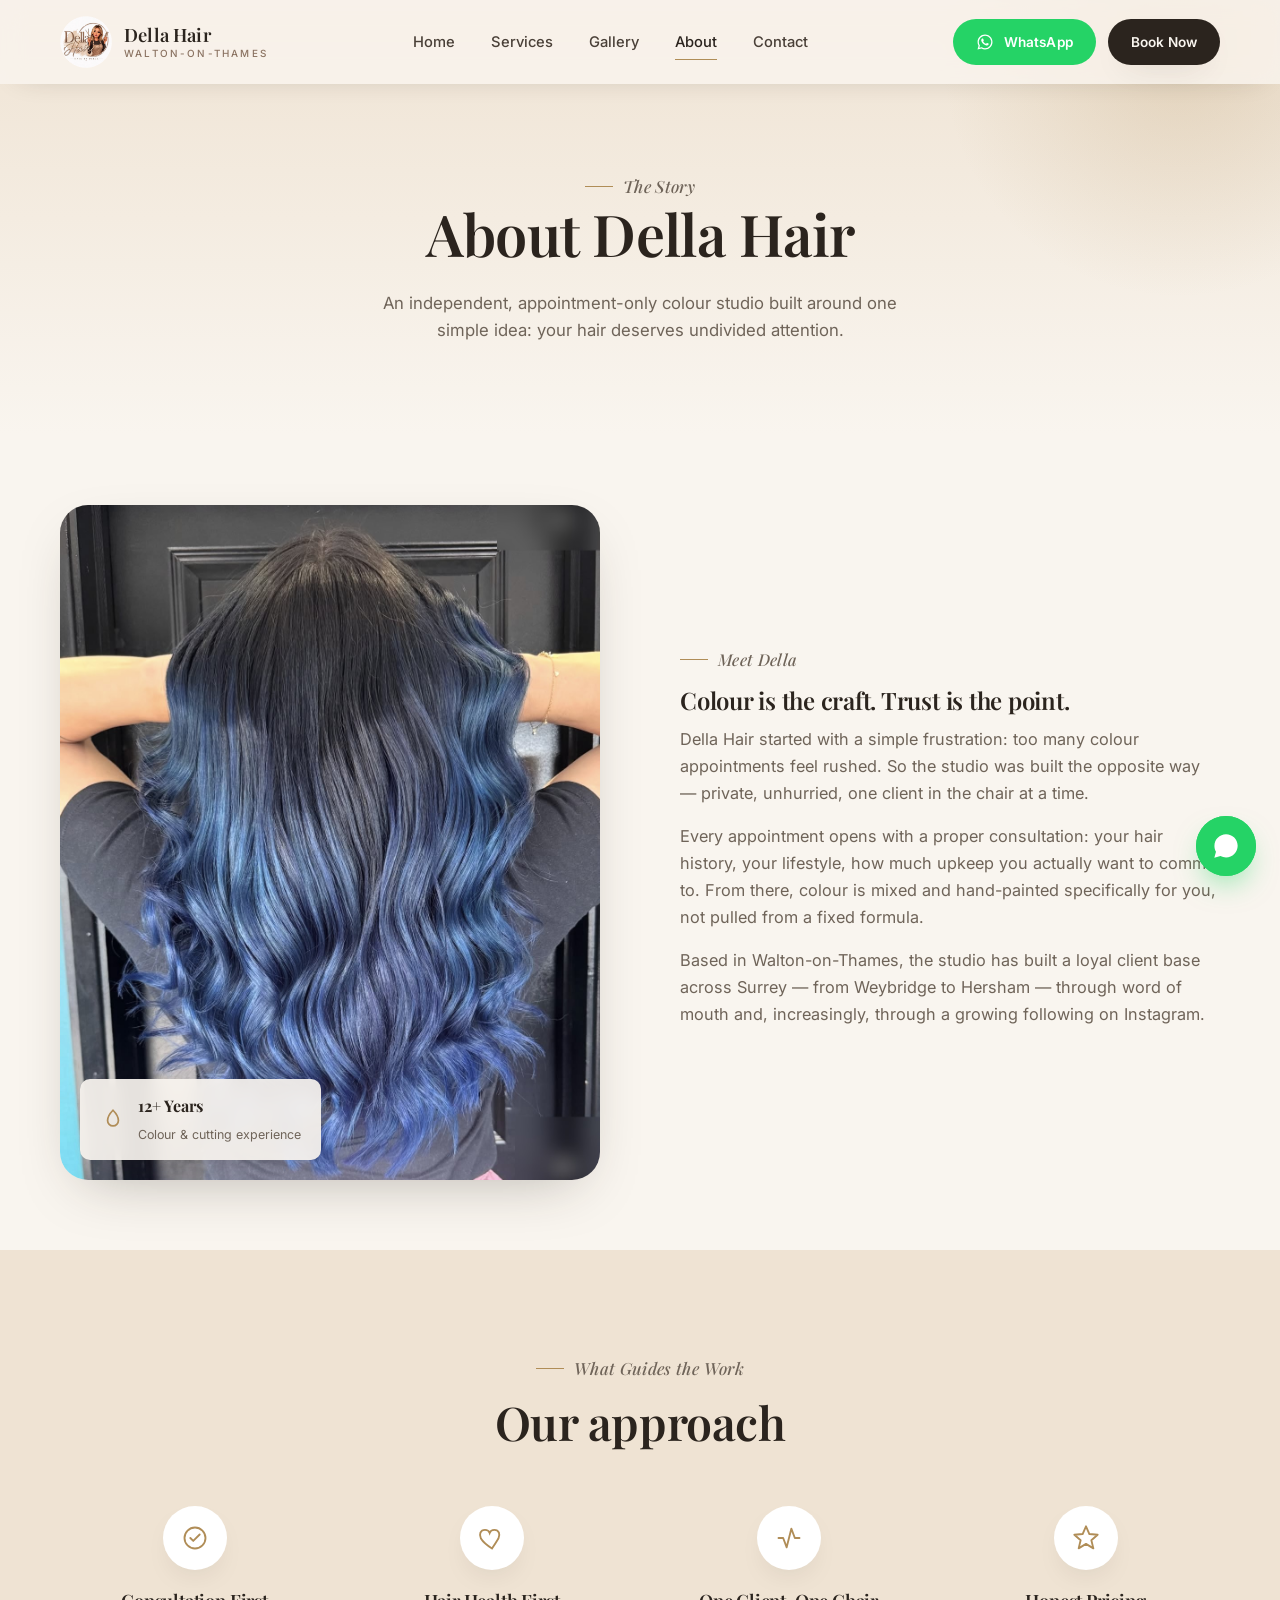
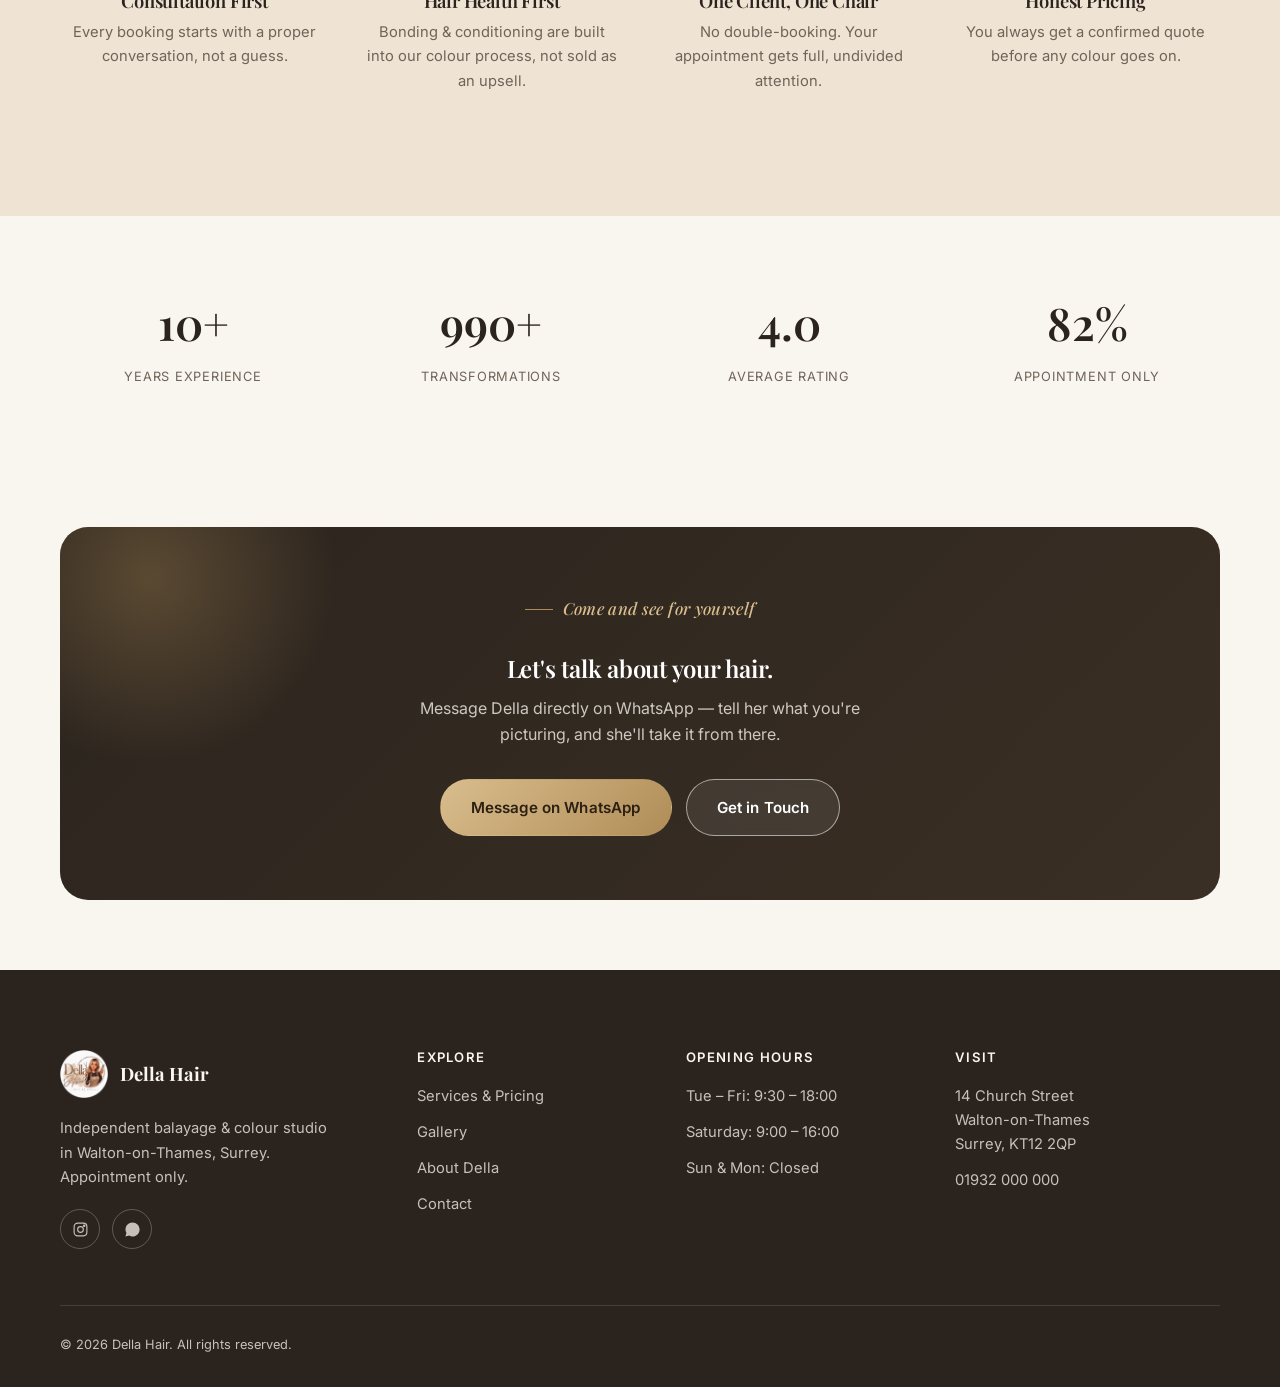
<file: about.html>
<!doctype html>
<html lang="en-GB">
<head>
<meta charset="UTF-8" />
<meta name="viewport" content="width=device-width, initial-scale=1" />
<title>About Della — Della Hair, Walton-on-Thames</title>
<meta name="description" content="Meet Della, the stylist behind Della Hair — an independent balayage and colour specialist studio in Walton-on-Thames, Surrey." />
<link rel="icon" href="assets/img/della-logo.png" />
<link rel="preconnect" href="https://fonts.googleapis.com" />
<link rel="preconnect" href="https://fonts.gstatic.com" crossorigin />
<link href="https://fonts.googleapis.com/css2?family=Inter:wght@400;500;600;700&family=Playfair+Display:ital,wght@0,500;0,600;0,700;1,500;1,600&display=swap" rel="stylesheet" />
<link rel="stylesheet" href="assets/css/style.css?v=3" />
</head>
<body>
<a href="#main" class="skip-link">Skip to content</a>

<header class="site-header">
  <div class="container">
    <a href="index.html" class="brand" aria-label="Della Hair — home">
      <img src="assets/img/della-logo.png" alt="Della Hair logo" width="52" height="52" />
      <span class="brand-word">Della Hair<span>Walton-on-Thames</span></span>
    </a>
    <nav class="nav-links" aria-label="Primary">
      <a href="index.html">Home</a>
      <a href="services.html">Services</a>
      <a href="gallery.html">Gallery</a>
      <a href="about.html" aria-current="page">About</a>
      <a href="contact.html">Contact</a>
    </nav>
    <div class="nav-actions">
      <a class="btn btn-whatsapp btn-sm" href="https://wa.me/447932000000?text=Hi%20Della%2C%20I%27d%20love%20to%20book%20an%20appointment" target="_blank" rel="noopener">
        <svg viewBox="0 0 24 24" fill="currentColor" aria-hidden="true"><path d="M12.04 2c-5.5 0-9.96 4.46-9.96 9.96 0 1.76.46 3.45 1.33 4.95L2 22l5.25-1.38a9.9 9.9 0 0 0 4.79 1.22h.01c5.5 0 9.96-4.46 9.96-9.96S17.54 2 12.04 2zm0 18.2h-.01a8.2 8.2 0 0 1-4.19-1.15l-.3-.18-3.12.82.83-3.04-.2-.31a8.24 8.24 0 1 1 6.99 3.86zm4.52-6.16c-.25-.12-1.47-.72-1.7-.81-.23-.08-.39-.12-.56.13-.17.25-.64.81-.78.97-.14.17-.29.19-.53.06-.25-.12-1.05-.39-2-1.23-.74-.66-1.24-1.47-1.39-1.72-.14-.25-.02-.38.11-.51.11-.11.25-.29.37-.43.12-.14.16-.25.24-.41.08-.17.04-.31-.02-.43-.06-.12-.56-1.34-.76-1.84-.2-.48-.4-.42-.56-.43h-.48c-.17 0-.43.06-.66.31-.23.25-.86.84-.86 2.05s.88 2.38 1 2.54c.12.17 1.73 2.64 4.19 3.7.58.25 1.04.4 1.4.51.59.19 1.12.16 1.54.1.47-.07 1.47-.6 1.68-1.18.21-.58.21-1.08.14-1.18-.06-.11-.23-.17-.48-.29z"/></svg>
        WhatsApp
      </a>
      <a class="btn btn-primary btn-sm" href="contact.html">Book Now</a>
      <button class="nav-toggle" aria-label="Open menu" aria-expanded="false">
        <svg viewBox="0 0 24 24" fill="none" stroke="currentColor" stroke-width="1.7" aria-hidden="true"><path d="M4 7h16M4 12h16M4 17h16" stroke-linecap="round"/></svg>
      </button>
    </div>
  </div>
</header>

<div class="mobile-nav" aria-hidden="true">
  <div class="mobile-nav-top">
    <a href="index.html" class="brand" aria-label="Della Hair — home"><img src="assets/img/della-logo.png" alt="" width="42" height="42" /></a>
    <button class="mobile-nav-close" aria-label="Close menu"><svg viewBox="0 0 24 24" fill="none" stroke="currentColor" stroke-width="1.7" aria-hidden="true"><path d="M6 6l12 12M18 6L6 18" stroke-linecap="round"/></svg></button>
  </div>
  <nav class="mobile-nav-links" aria-label="Mobile">
    <a href="index.html">Home</a>
    <a href="services.html">Services</a>
    <a href="gallery.html">Gallery</a>
    <a href="about.html">About</a>
    <a href="contact.html">Contact</a>
  </nav>
  <div class="mobile-nav-foot">
    <a class="btn btn-whatsapp btn-block" href="https://wa.me/447932000000?text=Hi%20Della%2C%20I%27d%20love%20to%20book%20an%20appointment" target="_blank" rel="noopener">Book via WhatsApp</a>
    <a class="btn btn-outline-light btn-block" href="tel:+441932000000">Call the salon</a>
    <div class="mobile-social">
      <a href="https://instagram.com/della_hair" target="_blank" rel="noopener" aria-label="Della Hair on Instagram"><svg viewBox="0 0 24 24" fill="none" stroke="currentColor" stroke-width="1.6" aria-hidden="true"><rect x="3" y="3" width="18" height="18" rx="5"/><circle cx="12" cy="12" r="4"/><circle cx="17.2" cy="6.8" r="1"/></svg></a>
    </div>
  </div>
</div>

<main id="main">
  <section class="page-hero">
    <div class="page-hero-deco" aria-hidden="true"></div>
    <div class="container">
      <p class="eyebrow">The Story</p>
      <h1>About Della Hair</h1>
      <p>An independent, appointment-only colour studio built around one simple idea: your hair deserves undivided attention.</p>
    </div>
  </section>

  <section class="section-tight">
    <div class="container">
      <div class="split">
        <div class="split-media" data-reveal>
          <img src="assets/img/gallery-ocean-blue.jpg" alt="Vibrant ocean blue balayage, finished look by Della Hair" loading="lazy" width="1206" height="1605" />
          <div class="split-media-badge">
            <svg viewBox="0 0 24 24" fill="none" stroke="currentColor" stroke-width="1.6" aria-hidden="true"><path d="M12 3c3 3 5 6.2 5 9.5A5 5 0 0 1 7 12.5C7 9.2 9 6 12 3z"/></svg>
            <div><strong>12+ Years</strong><span>Colour &amp; cutting experience</span></div>
          </div>
        </div>
        <div class="split-body" data-reveal>
          <p class="eyebrow">Meet Della</p>
          <h2>Colour is the craft. Trust is the point.</h2>
          <p>Della Hair started with a simple frustration: too many colour appointments feel rushed. So the studio was built the opposite way — private, unhurried, one client in the chair at a time.</p>
          <p>Every appointment opens with a proper consultation: your hair history, your lifestyle, how much upkeep you actually want to commit to. From there, colour is mixed and hand-painted specifically for you, not pulled from a fixed formula.</p>
          <p>Based in Walton-on-Thames, the studio has built a loyal client base across Surrey — from Weybridge to Hersham — through word of mouth and, increasingly, through a growing following on Instagram.</p>
        </div>
      </div>
    </div>
  </section>

  <section class="bg-deep">
    <div class="container">
      <div class="section-heading center" data-reveal>
        <p class="eyebrow" style="justify-content:center">What Guides the Work</p>
        <h2>Our approach</h2>
      </div>
      <div class="grid grid-4" data-reveal-group>
        <div class="value-card">
          <div class="icon-wrap"><svg viewBox="0 0 24 24" fill="none" stroke="currentColor" stroke-width="1.6" aria-hidden="true"><circle cx="12" cy="12" r="9"/><path d="M8 12l2.5 2.5L16 9" stroke-linecap="round" stroke-linejoin="round"/></svg></div>
          <h3>Consultation First</h3>
          <p>Every booking starts with a proper conversation, not a guess.</p>
        </div>
        <div class="value-card">
          <div class="icon-wrap"><svg viewBox="0 0 24 24" fill="none" stroke="currentColor" stroke-width="1.6" aria-hidden="true"><path d="M12 21s-7-4.35-9.5-8.5C.7 9 2 5 6 5c2 0 3.5 1.2 4 2.6C10.5 6.2 12 5 14 5c4 0 5.3 4 3.5 7.5C15 16.65 12 21 12 21z"/></svg></div>
          <h3>Hair Health First</h3>
          <p>Bonding &amp; conditioning are built into our colour process, not sold as an upsell.</p>
        </div>
        <div class="value-card">
          <div class="icon-wrap"><svg viewBox="0 0 24 24" fill="none" stroke="currentColor" stroke-width="1.6" aria-hidden="true"><path d="M3 12h4l3 8 4-16 3 8h4" stroke-linecap="round" stroke-linejoin="round"/></svg></div>
          <h3>One Client, One Chair</h3>
          <p>No double-booking. Your appointment gets full, undivided attention.</p>
        </div>
        <div class="value-card">
          <div class="icon-wrap"><svg viewBox="0 0 24 24" fill="none" stroke="currentColor" stroke-width="1.6" aria-hidden="true"><path d="M12 2l2.9 6.6 7.1.6-5.4 4.7 1.7 7-6.3-3.9-6.3 3.9 1.7-7L2 9.2l7.1-.6z" stroke-linejoin="round"/></svg></div>
          <h3>Honest Pricing</h3>
          <p>You always get a confirmed quote before any colour goes on.</p>
        </div>
      </div>
    </div>
  </section>

  <section class="section-tight">
    <div class="container">
      <div class="stats-strip" data-reveal-group>
        <div><div class="stat-num"><span data-count-to="12" data-count-suffix="+">0</span></div><div class="stat-label">Years Experience</div></div>
        <div><div class="stat-num"><span data-count-to="1200" data-count-suffix="+">0</span></div><div class="stat-label">Transformations</div></div>
        <div><div class="stat-num"><span data-count-to="4.9" data-count-decimals="1">0</span></div><div class="stat-label">Average Rating</div></div>
        <div><div class="stat-num"><span data-count-to="100" data-count-suffix="%">0</span></div><div class="stat-label">Appointment Only</div></div>
      </div>
    </div>
  </section>

  <section class="section-tight">
    <div class="container">
      <div class="cta-band" data-reveal>
        <p class="eyebrow" style="justify-content:center;color:var(--gold-light)">Come and see for yourself</p>
        <h2>Let's talk about your hair.</h2>
        <p>Message Della directly on WhatsApp — tell her what you're picturing, and she'll take it from there.</p>
        <div class="hero-actions">
          <a class="btn btn-gold" href="https://wa.me/447932000000?text=Hi%20Della%2C%20I%27d%20love%20to%20book%20an%20appointment" target="_blank" rel="noopener">Message on WhatsApp</a>
          <a class="btn btn-outline-light" href="contact.html">Get in Touch</a>
        </div>
      </div>
    </div>
  </section>
</main>

<footer class="site-footer">
  <div class="container">
    <div class="footer-grid">
      <div>
        <div class="footer-brand"><img src="assets/img/della-logo.png" alt="" width="48" height="48" /><strong>Della Hair</strong></div>
        <p style="max-width:280px;font-size:0.92rem">Independent balayage &amp; colour studio in Walton-on-Thames, Surrey. Appointment only.</p>
        <div class="footer-social">
          <a href="https://instagram.com/della_hair" target="_blank" rel="noopener" aria-label="Della Hair on Instagram"><svg viewBox="0 0 24 24" fill="none" stroke="currentColor" stroke-width="1.6" aria-hidden="true"><rect x="3" y="3" width="18" height="18" rx="5"/><circle cx="12" cy="12" r="4"/><circle cx="17.2" cy="6.8" r="1"/></svg></a>
          <a href="https://wa.me/447932000000" target="_blank" rel="noopener" aria-label="Message Della Hair on WhatsApp"><svg viewBox="0 0 24 24" fill="currentColor" aria-hidden="true"><path d="M12.04 2c-5.5 0-9.96 4.46-9.96 9.96 0 1.76.46 3.45 1.33 4.95L2 22l5.25-1.38a9.9 9.9 0 0 0 4.79 1.22h.01c5.5 0 9.96-4.46 9.96-9.96S17.54 2 12.04 2zm4.52 14.04c-.25-.12-1.47-.72-1.7-.81-.23-.08-.39-.12-.56.13-.17.25-.64.81-.78.97-.14.17-.29.19-.53.06-.25-.12-1.05-.39-2-1.23-.74-.66-1.24-1.47-1.39-1.72-.14-.25-.02-.38.11-.51.11-.11.25-.29.37-.43.12-.14.16-.25.24-.41.08-.17.04-.31-.02-.43-.06-.12-.56-1.34-.76-1.84-.2-.48-.4-.42-.56-.43h-.48c-.17 0-.43.06-.66.31-.23.25-.86.84-.86 2.05s.88 2.38 1 2.54c.12.17 1.73 2.64 4.19 3.7.58.25 1.04.4 1.4.51.59.19 1.12.16 1.54.1.47-.07 1.47-.6 1.68-1.18.21-.58.21-1.08.14-1.18-.06-.11-.23-.17-.48-.29z"/></svg></a>
        </div>
      </div>
      <div class="footer-col">
        <h4>Explore</h4>
        <ul><li><a href="services.html">Services &amp; Pricing</a></li><li><a href="gallery.html">Gallery</a></li><li><a href="about.html">About Della</a></li><li><a href="contact.html">Contact</a></li></ul>
      </div>
      <div class="footer-col">
        <h4>Opening Hours</h4>
        <ul><li>Tue – Fri: 9:30 – 18:00</li><li>Saturday: 9:00 – 16:00</li><li>Sun &amp; Mon: Closed</li></ul>
      </div>
      <div class="footer-col">
        <h4>Visit</h4>
        <ul><li>14 Church Street<br />Walton-on-Thames<br />Surrey, KT12 2QP</li><li><a href="tel:+441932000000">01932 000 000</a></li></ul>
      </div>
    </div>
    <div class="footer-bottom">
      <span>&copy; <span id="current-year">2026</span> Della Hair. All rights reserved.</span>
    </div>
  </div>
</footer>

<a class="float-whatsapp" href="https://wa.me/447932000000?text=Hi%20Della%2C%20I%27d%20love%20to%20book%20an%20appointment" target="_blank" rel="noopener" aria-label="Message Della Hair on WhatsApp">
  <svg viewBox="0 0 24 24" fill="currentColor" aria-hidden="true"><path d="M12.04 2c-5.5 0-9.96 4.46-9.96 9.96 0 1.76.46 3.45 1.33 4.95L2 22l5.25-1.38a9.9 9.9 0 0 0 4.79 1.22h.01c5.5 0 9.96-4.46 9.96-9.96S17.54 2 12.04 2zm4.52 14.04c-.25-.12-1.47-.72-1.7-.81-.23-.08-.39-.12-.56.13-.17.25-.64.81-.78.97-.14.17-.29.19-.53.06-.25-.12-1.05-.39-2-1.23-.74-.66-1.24-1.47-1.39-1.72-.14-.25-.02-.38.11-.51.11-.11.25-.29.37-.43.12-.14.16-.25.24-.41.08-.17.04-.31-.02-.43-.06-.12-.56-1.34-.76-1.84-.2-.48-.4-.42-.56-.43h-.48c-.17 0-.43.06-.66.31-.23.25-.86.84-.86 2.05s.88 2.38 1 2.54c.12.17 1.73 2.64 4.19 3.7.58.25 1.04.4 1.4.51.59.19 1.12.16 1.54.1.47-.07 1.47-.6 1.68-1.18.21-.58.21-1.08.14-1.18-.06-.11-.23-.17-.48-.29z"/></svg>
</a>

<script src="assets/js/main.js"></script>
</body>
</html>
</file>
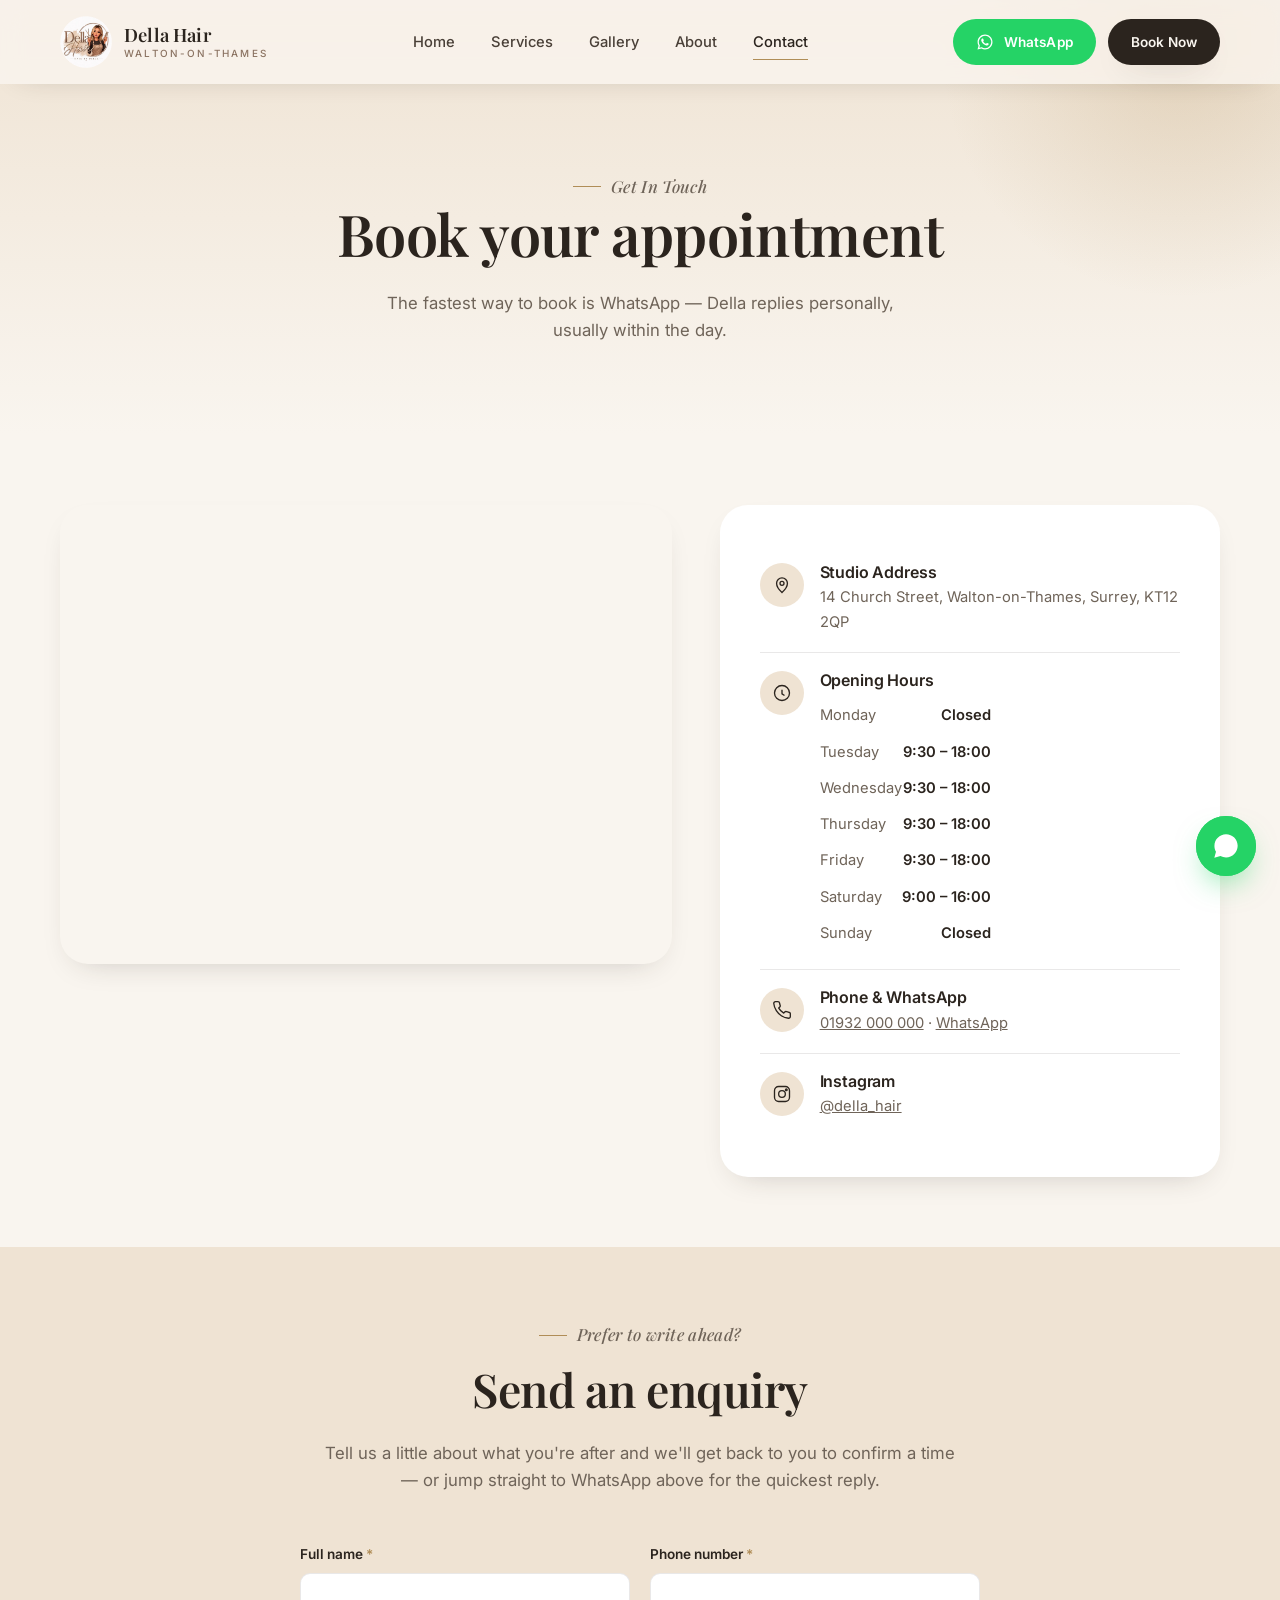
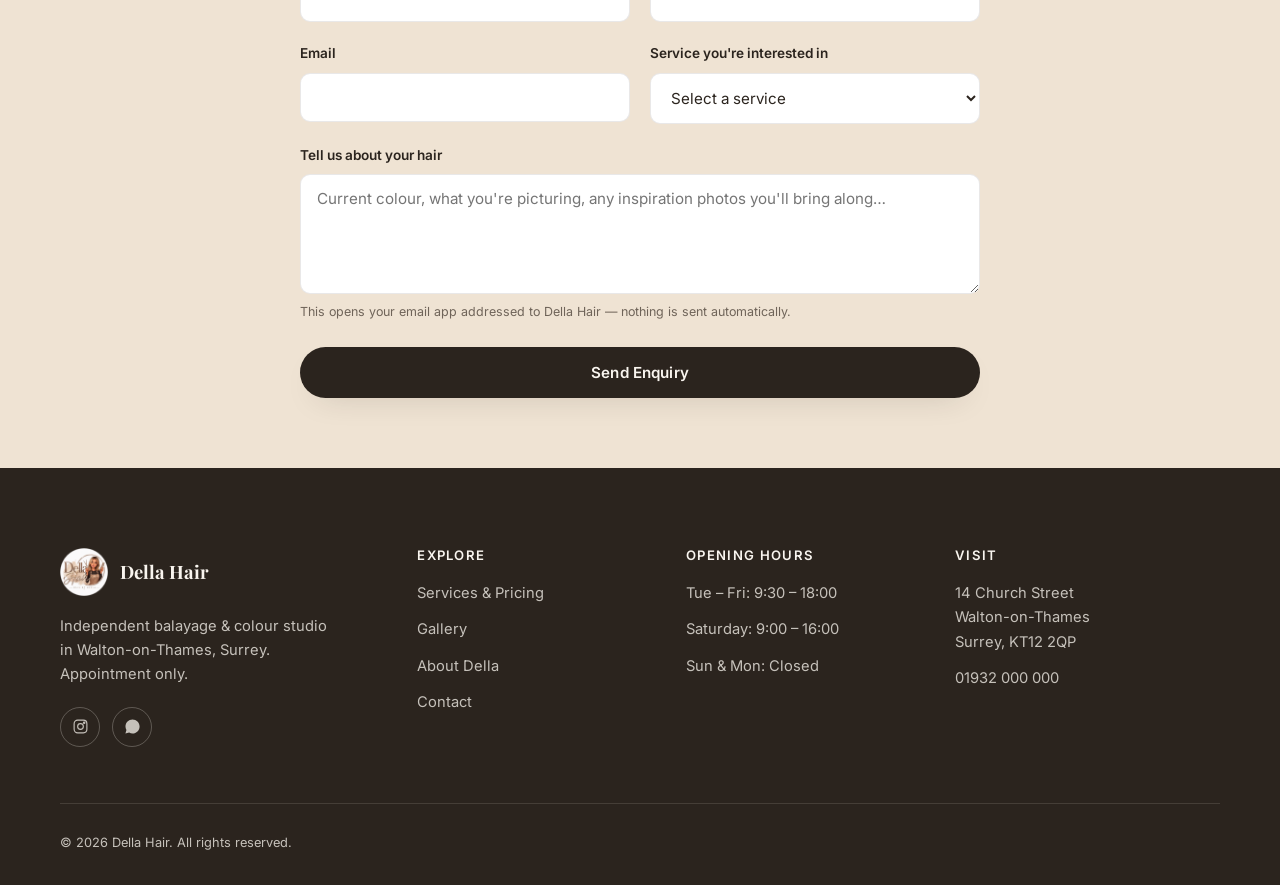
<file: contact.html>
<!doctype html>
<html lang="en-GB">
<head>
<meta charset="UTF-8" />
<meta name="viewport" content="width=device-width, initial-scale=1" />
<title>Contact &amp; Book — Della Hair, Walton-on-Thames</title>
<meta name="description" content="Book an appointment with Della Hair, Walton-on-Thames. Message us on WhatsApp, call, or send an enquiry." />
<link rel="icon" href="assets/img/della-logo.png" />
<link rel="preconnect" href="https://fonts.googleapis.com" />
<link rel="preconnect" href="https://fonts.gstatic.com" crossorigin />
<link href="https://fonts.googleapis.com/css2?family=Inter:wght@400;500;600;700&family=Playfair+Display:ital,wght@0,500;0,600;0,700;1,500;1,600&display=swap" rel="stylesheet" />
<link rel="stylesheet" href="assets/css/style.css?v=3" />
</head>
<body>
<a href="#main" class="skip-link">Skip to content</a>

<header class="site-header">
  <div class="container">
    <a href="index.html" class="brand" aria-label="Della Hair — home">
      <img src="assets/img/della-logo.png" alt="Della Hair logo" width="52" height="52" />
      <span class="brand-word">Della Hair<span>Walton-on-Thames</span></span>
    </a>
    <nav class="nav-links" aria-label="Primary">
      <a href="index.html">Home</a>
      <a href="services.html">Services</a>
      <a href="gallery.html">Gallery</a>
      <a href="about.html">About</a>
      <a href="contact.html" aria-current="page">Contact</a>
    </nav>
    <div class="nav-actions">
      <a class="btn btn-whatsapp btn-sm" href="https://wa.me/447932000000?text=Hi%20Della%2C%20I%27d%20love%20to%20book%20an%20appointment" target="_blank" rel="noopener">
        <svg viewBox="0 0 24 24" fill="currentColor" aria-hidden="true"><path d="M12.04 2c-5.5 0-9.96 4.46-9.96 9.96 0 1.76.46 3.45 1.33 4.95L2 22l5.25-1.38a9.9 9.9 0 0 0 4.79 1.22h.01c5.5 0 9.96-4.46 9.96-9.96S17.54 2 12.04 2zm0 18.2h-.01a8.2 8.2 0 0 1-4.19-1.15l-.3-.18-3.12.82.83-3.04-.2-.31a8.24 8.24 0 1 1 6.99 3.86zm4.52-6.16c-.25-.12-1.47-.72-1.7-.81-.23-.08-.39-.12-.56.13-.17.25-.64.81-.78.97-.14.17-.29.19-.53.06-.25-.12-1.05-.39-2-1.23-.74-.66-1.24-1.47-1.39-1.72-.14-.25-.02-.38.11-.51.11-.11.25-.29.37-.43.12-.14.16-.25.24-.41.08-.17.04-.31-.02-.43-.06-.12-.56-1.34-.76-1.84-.2-.48-.4-.42-.56-.43h-.48c-.17 0-.43.06-.66.31-.23.25-.86.84-.86 2.05s.88 2.38 1 2.54c.12.17 1.73 2.64 4.19 3.7.58.25 1.04.4 1.4.51.59.19 1.12.16 1.54.1.47-.07 1.47-.6 1.68-1.18.21-.58.21-1.08.14-1.18-.06-.11-.23-.17-.48-.29z"/></svg>
        WhatsApp
      </a>
      <a class="btn btn-primary btn-sm" href="contact.html">Book Now</a>
      <button class="nav-toggle" aria-label="Open menu" aria-expanded="false">
        <svg viewBox="0 0 24 24" fill="none" stroke="currentColor" stroke-width="1.7" aria-hidden="true"><path d="M4 7h16M4 12h16M4 17h16" stroke-linecap="round"/></svg>
      </button>
    </div>
  </div>
</header>

<div class="mobile-nav" aria-hidden="true">
  <div class="mobile-nav-top">
    <a href="index.html" class="brand" aria-label="Della Hair — home"><img src="assets/img/della-logo.png" alt="" width="42" height="42" /></a>
    <button class="mobile-nav-close" aria-label="Close menu"><svg viewBox="0 0 24 24" fill="none" stroke="currentColor" stroke-width="1.7" aria-hidden="true"><path d="M6 6l12 12M18 6L6 18" stroke-linecap="round"/></svg></button>
  </div>
  <nav class="mobile-nav-links" aria-label="Mobile">
    <a href="index.html">Home</a>
    <a href="services.html">Services</a>
    <a href="gallery.html">Gallery</a>
    <a href="about.html">About</a>
    <a href="contact.html">Contact</a>
  </nav>
  <div class="mobile-nav-foot">
    <a class="btn btn-whatsapp btn-block" href="https://wa.me/447932000000?text=Hi%20Della%2C%20I%27d%20love%20to%20book%20an%20appointment" target="_blank" rel="noopener">Book via WhatsApp</a>
    <a class="btn btn-outline-light btn-block" href="tel:+441932000000">Call the salon</a>
    <div class="mobile-social">
      <a href="https://instagram.com/della_hair" target="_blank" rel="noopener" aria-label="Della Hair on Instagram"><svg viewBox="0 0 24 24" fill="none" stroke="currentColor" stroke-width="1.6" aria-hidden="true"><rect x="3" y="3" width="18" height="18" rx="5"/><circle cx="12" cy="12" r="4"/><circle cx="17.2" cy="6.8" r="1"/></svg></a>
    </div>
  </div>
</div>

<main id="main">
  <section class="page-hero">
    <div class="page-hero-deco" aria-hidden="true"></div>
    <div class="container">
      <p class="eyebrow">Get In Touch</p>
      <h1>Book your appointment</h1>
      <p>The fastest way to book is WhatsApp — Della replies personally, usually within the day.</p>
    </div>
  </section>

  <section class="section-tight">
    <div class="container">
      <div class="info-grid">
        <div data-reveal>
          <iframe
            class="map-frame"
            title="Map showing Della Hair's location in Walton-on-Thames, Surrey"
            src="https://www.google.com/maps?q=Walton-on-Thames,+Surrey&output=embed"
            loading="lazy"
            referrerpolicy="no-referrer-when-downgrade">
          </iframe>
        </div>

        <div data-reveal>
          <div class="info-card">
            <div class="info-row">
              <div class="icon-wrap"><svg viewBox="0 0 24 24" fill="none" stroke="currentColor" stroke-width="1.6" aria-hidden="true"><path d="M12 21s-6.5-5.6-6.5-11A6.5 6.5 0 0 1 18.5 10c0 5.4-6.5 11-6.5 11z"/><circle cx="12" cy="10" r="2.4"/></svg></div>
              <div>
                <h4>Studio Address</h4>
                <p>14 Church Street, Walton-on-Thames, Surrey, KT12 2QP</p>
              </div>
            </div>
            <div class="info-row">
              <div class="icon-wrap"><svg viewBox="0 0 24 24" fill="none" stroke="currentColor" stroke-width="1.6" aria-hidden="true"><path d="M12 8v5l3 2"/><circle cx="12" cy="12" r="9"/></svg></div>
              <div>
                <h4>Opening Hours</h4>
                <table class="hours-table">
                  <tbody>
                    <tr><td>Monday</td><td>Closed</td></tr>
                    <tr><td>Tuesday</td><td>9:30 – 18:00</td></tr>
                    <tr><td>Wednesday</td><td>9:30 – 18:00</td></tr>
                    <tr><td>Thursday</td><td>9:30 – 18:00</td></tr>
                    <tr><td>Friday</td><td>9:30 – 18:00</td></tr>
                    <tr><td>Saturday</td><td>9:00 – 16:00</td></tr>
                    <tr><td>Sunday</td><td>Closed</td></tr>
                  </tbody>
                </table>
              </div>
            </div>
            <div class="info-row">
              <div class="icon-wrap"><svg viewBox="0 0 24 24" fill="none" stroke="currentColor" stroke-width="1.6" aria-hidden="true"><path d="M22 16.92v3a2 2 0 0 1-2.18 2 19.8 19.8 0 0 1-8.63-3.07 19.5 19.5 0 0 1-6-6 19.8 19.8 0 0 1-3.07-8.67A2 2 0 0 1 4.11 2h3a2 2 0 0 1 2 1.72c.12.9.34 1.79.66 2.63a2 2 0 0 1-.45 2.11L8.09 9.68a16 16 0 0 0 6 6l1.22-1.23a2 2 0 0 1 2.11-.45c.84.32 1.73.54 2.63.66A2 2 0 0 1 22 16.92z" stroke-linecap="round" stroke-linejoin="round"/></svg></div>
              <div>
                <h4>Phone &amp; WhatsApp</h4>
                <p><a href="tel:+441932000000" style="text-decoration:underline">01932 000 000</a> · <a href="https://wa.me/447932000000" target="_blank" rel="noopener" style="text-decoration:underline">WhatsApp</a></p>
              </div>
            </div>
            <div class="info-row">
              <div class="icon-wrap"><svg viewBox="0 0 24 24" fill="none" stroke="currentColor" stroke-width="1.6" aria-hidden="true"><rect x="3" y="3" width="18" height="18" rx="5"/><circle cx="12" cy="12" r="4"/><circle cx="17.2" cy="6.8" r="1"/></svg></div>
              <div>
                <h4>Instagram</h4>
                <p><a href="https://instagram.com/della_hair" target="_blank" rel="noopener" style="text-decoration:underline">@della_hair</a></p>
              </div>
            </div>
          </div>
        </div>
      </div>
    </div>
  </section>

  <section class="bg-deep section-tight">
    <div class="container" style="max-width:760px">
      <div class="section-heading center" data-reveal>
        <p class="eyebrow" style="justify-content:center">Prefer to write ahead?</p>
        <h2>Send an enquiry</h2>
        <p>Tell us a little about what you're after and we'll get back to you to confirm a time — or jump straight to WhatsApp above for the quickest reply.</p>
      </div>

      <form id="contact-form" data-reveal novalidate>
        <div class="form-grid two-col">
          <div class="field">
            <label for="name">Full name <span class="req">*</span></label>
            <input type="text" id="name" name="name" required autocomplete="name" />
          </div>
          <div class="field">
            <label for="phone">Phone number <span class="req">*</span></label>
            <input type="tel" id="phone" name="phone" required autocomplete="tel" inputmode="tel" />
          </div>
        </div>
        <div class="form-grid two-col" style="margin-top:20px">
          <div class="field">
            <label for="email">Email</label>
            <input type="email" id="email" name="email" autocomplete="email" />
          </div>
          <div class="field">
            <label for="service">Service you're interested in</label>
            <select id="service" name="service">
              <option value="">Select a service</option>
              <option>Cut &amp; Finish</option>
              <option>Balayage / Colour Melt</option>
              <option>Full Head Colour</option>
              <option>Root Touch-Up</option>
              <option>Colour Correction</option>
              <option>Fashion / Vivid Colour</option>
              <option>Extensions Consultation</option>
              <option>Not sure yet</option>
            </select>
          </div>
        </div>
        <div class="field" style="margin-top:20px">
          <label for="message">Tell us about your hair</label>
          <textarea id="message" name="message" placeholder="Current colour, what you're picturing, any inspiration photos you'll bring along…"></textarea>
          <span class="field-hint">This opens your email app addressed to Della Hair — nothing is sent automatically.</span>
        </div>
        <button type="submit" class="btn btn-primary btn-block" style="margin-top:24px">Send Enquiry</button>
        <div class="form-status" role="status" aria-live="polite">
          <svg viewBox="0 0 24 24" fill="none" stroke="currentColor" stroke-width="1.8" aria-hidden="true"><path d="M20 6L9 17l-5-5" stroke-linecap="round" stroke-linejoin="round"/></svg>
          <span></span>
        </div>
      </form>
    </div>
  </section>
</main>

<footer class="site-footer">
  <div class="container">
    <div class="footer-grid">
      <div>
        <div class="footer-brand"><img src="assets/img/della-logo.png" alt="" width="48" height="48" /><strong>Della Hair</strong></div>
        <p style="max-width:280px;font-size:0.92rem">Independent balayage &amp; colour studio in Walton-on-Thames, Surrey. Appointment only.</p>
        <div class="footer-social">
          <a href="https://instagram.com/della_hair" target="_blank" rel="noopener" aria-label="Della Hair on Instagram"><svg viewBox="0 0 24 24" fill="none" stroke="currentColor" stroke-width="1.6" aria-hidden="true"><rect x="3" y="3" width="18" height="18" rx="5"/><circle cx="12" cy="12" r="4"/><circle cx="17.2" cy="6.8" r="1"/></svg></a>
          <a href="https://wa.me/447932000000" target="_blank" rel="noopener" aria-label="Message Della Hair on WhatsApp"><svg viewBox="0 0 24 24" fill="currentColor" aria-hidden="true"><path d="M12.04 2c-5.5 0-9.96 4.46-9.96 9.96 0 1.76.46 3.45 1.33 4.95L2 22l5.25-1.38a9.9 9.9 0 0 0 4.79 1.22h.01c5.5 0 9.96-4.46 9.96-9.96S17.54 2 12.04 2zm4.52 14.04c-.25-.12-1.47-.72-1.7-.81-.23-.08-.39-.12-.56.13-.17.25-.64.81-.78.97-.14.17-.29.19-.53.06-.25-.12-1.05-.39-2-1.23-.74-.66-1.24-1.47-1.39-1.72-.14-.25-.02-.38.11-.51.11-.11.25-.29.37-.43.12-.14.16-.25.24-.41.08-.17.04-.31-.02-.43-.06-.12-.56-1.34-.76-1.84-.2-.48-.4-.42-.56-.43h-.48c-.17 0-.43.06-.66.31-.23.25-.86.84-.86 2.05s.88 2.38 1 2.54c.12.17 1.73 2.64 4.19 3.7.58.25 1.04.4 1.4.51.59.19 1.12.16 1.54.1.47-.07 1.47-.6 1.68-1.18.21-.58.21-1.08.14-1.18-.06-.11-.23-.17-.48-.29z"/></svg></a>
        </div>
      </div>
      <div class="footer-col">
        <h4>Explore</h4>
        <ul><li><a href="services.html">Services &amp; Pricing</a></li><li><a href="gallery.html">Gallery</a></li><li><a href="about.html">About Della</a></li><li><a href="contact.html">Contact</a></li></ul>
      </div>
      <div class="footer-col">
        <h4>Opening Hours</h4>
        <ul><li>Tue – Fri: 9:30 – 18:00</li><li>Saturday: 9:00 – 16:00</li><li>Sun &amp; Mon: Closed</li></ul>
      </div>
      <div class="footer-col">
        <h4>Visit</h4>
        <ul><li>14 Church Street<br />Walton-on-Thames<br />Surrey, KT12 2QP</li><li><a href="tel:+441932000000">01932 000 000</a></li></ul>
      </div>
    </div>
    <div class="footer-bottom">
      <span>&copy; <span id="current-year">2026</span> Della Hair. All rights reserved.</span>
    </div>
  </div>
</footer>

<a class="float-whatsapp" href="https://wa.me/447932000000?text=Hi%20Della%2C%20I%27d%20love%20to%20book%20an%20appointment" target="_blank" rel="noopener" aria-label="Message Della Hair on WhatsApp">
  <svg viewBox="0 0 24 24" fill="currentColor" aria-hidden="true"><path d="M12.04 2c-5.5 0-9.96 4.46-9.96 9.96 0 1.76.46 3.45 1.33 4.95L2 22l5.25-1.38a9.9 9.9 0 0 0 4.79 1.22h.01c5.5 0 9.96-4.46 9.96-9.96S17.54 2 12.04 2zm4.52 14.04c-.25-.12-1.47-.72-1.7-.81-.23-.08-.39-.12-.56.13-.17.25-.64.81-.78.97-.14.17-.29.19-.53.06-.25-.12-1.05-.39-2-1.23-.74-.66-1.24-1.47-1.39-1.72-.14-.25-.02-.38.11-.51.11-.11.25-.29.37-.43.12-.14.16-.25.24-.41.08-.17.04-.31-.02-.43-.06-.12-.56-1.34-.76-1.84-.2-.48-.4-.42-.56-.43h-.48c-.17 0-.43.06-.66.31-.23.25-.86.84-.86 2.05s.88 2.38 1 2.54c.12.17 1.73 2.64 4.19 3.7.58.25 1.04.4 1.4.51.59.19 1.12.16 1.54.1.47-.07 1.47-.6 1.68-1.18.21-.58.21-1.08.14-1.18-.06-.11-.23-.17-.48-.29z"/></svg>
</a>

<script src="assets/js/main.js"></script>
</body>
</html>
</file>
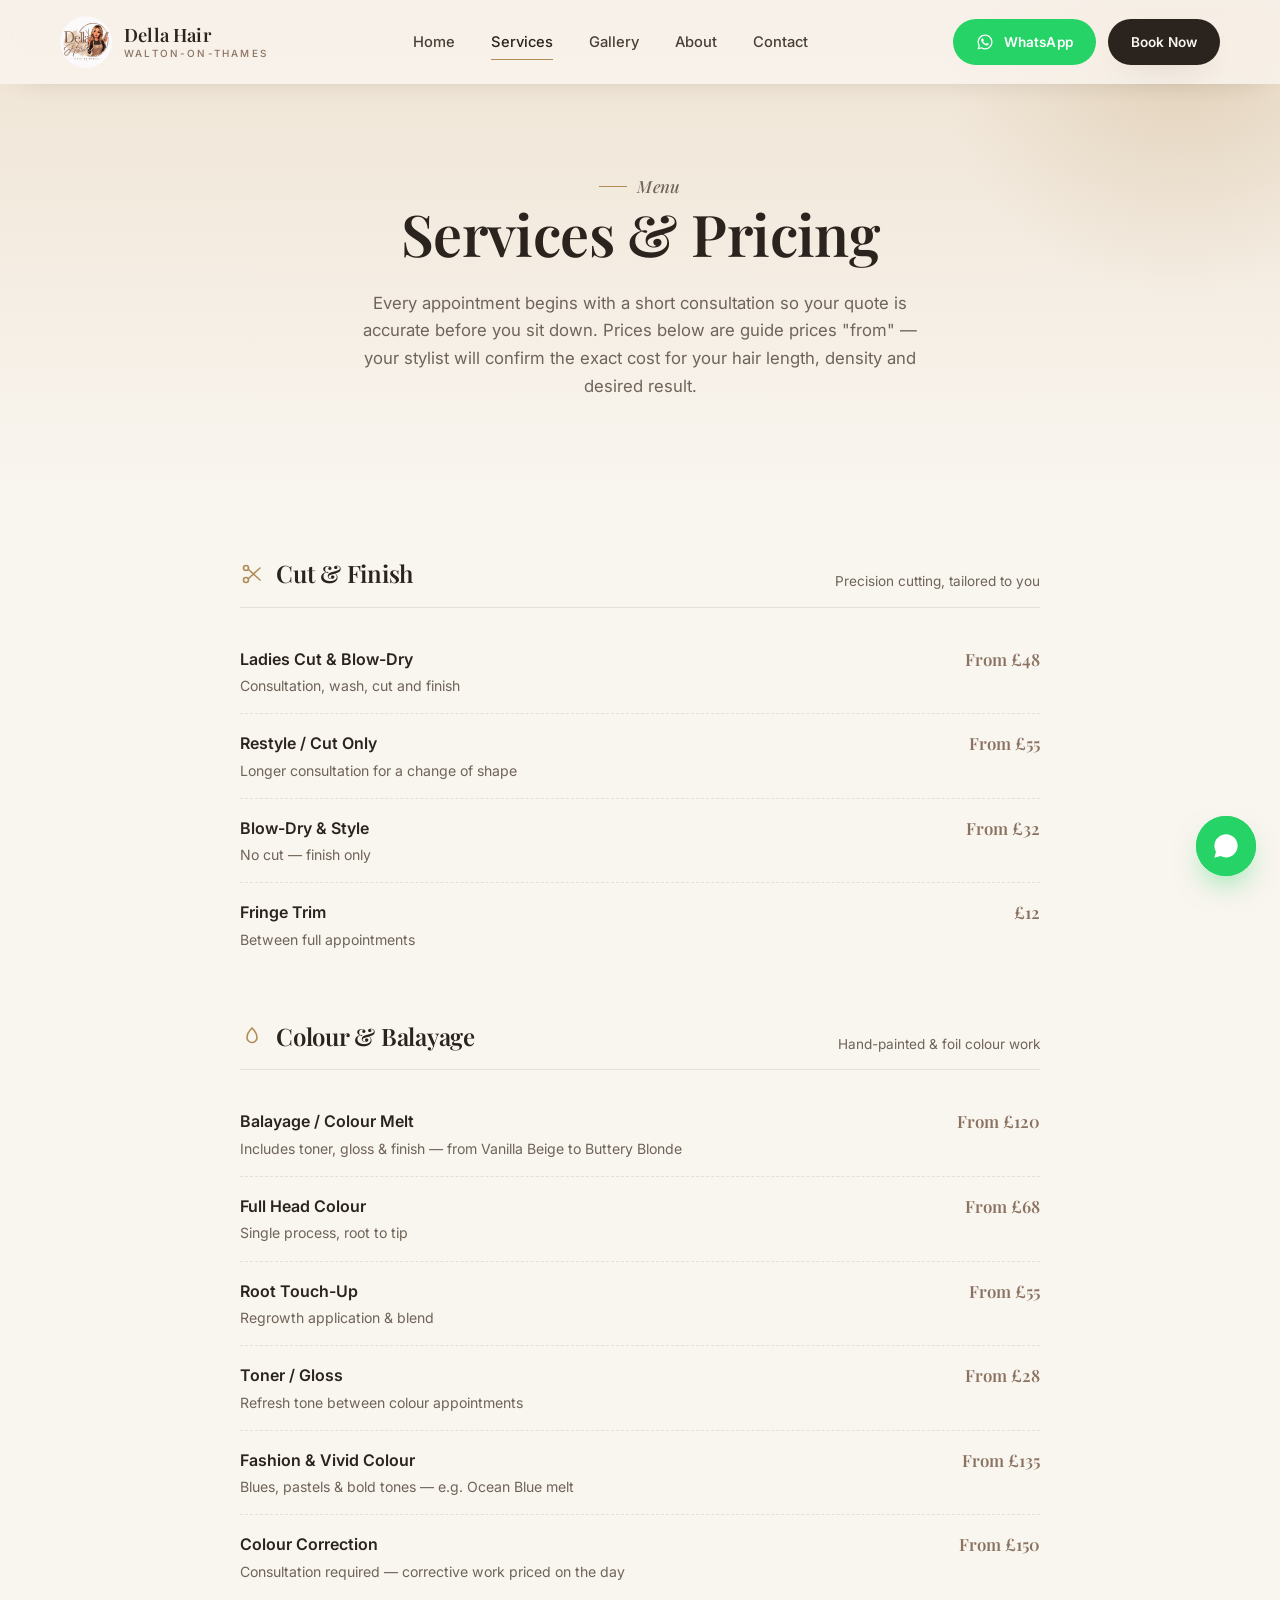
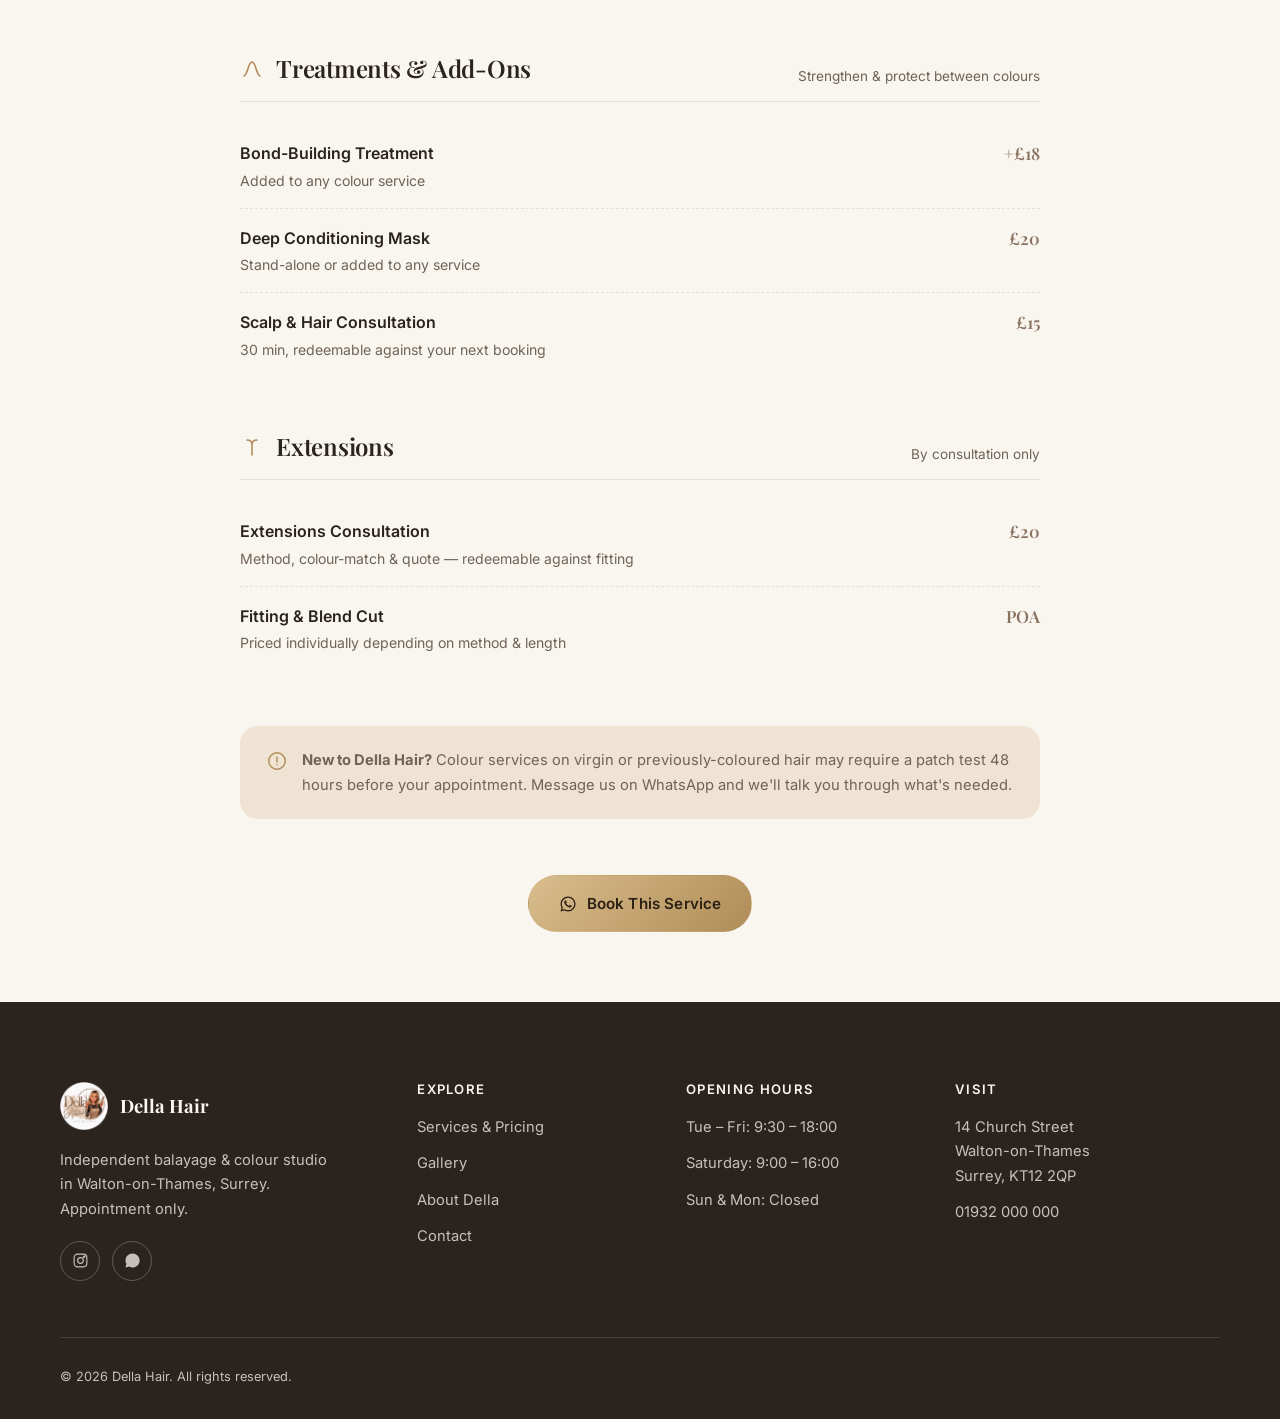
<file: services.html>
<!doctype html>
<html lang="en-GB">
<head>
<meta charset="UTF-8" />
<meta name="viewport" content="width=device-width, initial-scale=1" />
<title>Services &amp; Pricing — Della Hair, Walton-on-Thames</title>
<meta name="description" content="Full service menu and pricing for Della Hair, Walton-on-Thames — balayage, colour correction, cutting, styling and treatments." />
<link rel="icon" href="assets/img/della-logo.png" />
<link rel="preconnect" href="https://fonts.googleapis.com" />
<link rel="preconnect" href="https://fonts.gstatic.com" crossorigin />
<link href="https://fonts.googleapis.com/css2?family=Inter:wght@400;500;600;700&family=Playfair+Display:ital,wght@0,500;0,600;0,700;1,500;1,600&display=swap" rel="stylesheet" />
<link rel="stylesheet" href="assets/css/style.css?v=3" />
</head>
<body>
<a href="#main" class="skip-link">Skip to content</a>

<header class="site-header">
  <div class="container">
    <a href="index.html" class="brand" aria-label="Della Hair — home">
      <img src="assets/img/della-logo.png" alt="Della Hair logo" width="52" height="52" />
      <span class="brand-word">Della Hair<span>Walton-on-Thames</span></span>
    </a>
    <nav class="nav-links" aria-label="Primary">
      <a href="index.html">Home</a>
      <a href="services.html" aria-current="page">Services</a>
      <a href="gallery.html">Gallery</a>
      <a href="about.html">About</a>
      <a href="contact.html">Contact</a>
    </nav>
    <div class="nav-actions">
      <a class="btn btn-whatsapp btn-sm" href="https://wa.me/447932000000?text=Hi%20Della%2C%20I%27d%20love%20to%20book%20an%20appointment" target="_blank" rel="noopener">
        <svg viewBox="0 0 24 24" fill="currentColor" aria-hidden="true"><path d="M12.04 2c-5.5 0-9.96 4.46-9.96 9.96 0 1.76.46 3.45 1.33 4.95L2 22l5.25-1.38a9.9 9.9 0 0 0 4.79 1.22h.01c5.5 0 9.96-4.46 9.96-9.96S17.54 2 12.04 2zm0 18.2h-.01a8.2 8.2 0 0 1-4.19-1.15l-.3-.18-3.12.82.83-3.04-.2-.31a8.24 8.24 0 1 1 6.99 3.86zm4.52-6.16c-.25-.12-1.47-.72-1.7-.81-.23-.08-.39-.12-.56.13-.17.25-.64.81-.78.97-.14.17-.29.19-.53.06-.25-.12-1.05-.39-2-1.23-.74-.66-1.24-1.47-1.39-1.72-.14-.25-.02-.38.11-.51.11-.11.25-.29.37-.43.12-.14.16-.25.24-.41.08-.17.04-.31-.02-.43-.06-.12-.56-1.34-.76-1.84-.2-.48-.4-.42-.56-.43h-.48c-.17 0-.43.06-.66.31-.23.25-.86.84-.86 2.05s.88 2.38 1 2.54c.12.17 1.73 2.64 4.19 3.7.58.25 1.04.4 1.4.51.59.19 1.12.16 1.54.1.47-.07 1.47-.6 1.68-1.18.21-.58.21-1.08.14-1.18-.06-.11-.23-.17-.48-.29z"/></svg>
        WhatsApp
      </a>
      <a class="btn btn-primary btn-sm" href="contact.html">Book Now</a>
      <button class="nav-toggle" aria-label="Open menu" aria-expanded="false">
        <svg viewBox="0 0 24 24" fill="none" stroke="currentColor" stroke-width="1.7" aria-hidden="true"><path d="M4 7h16M4 12h16M4 17h16" stroke-linecap="round"/></svg>
      </button>
    </div>
  </div>
</header>

<div class="mobile-nav" aria-hidden="true">
  <div class="mobile-nav-top">
    <a href="index.html" class="brand" aria-label="Della Hair — home"><img src="assets/img/della-logo.png" alt="" width="42" height="42" /></a>
    <button class="mobile-nav-close" aria-label="Close menu"><svg viewBox="0 0 24 24" fill="none" stroke="currentColor" stroke-width="1.7" aria-hidden="true"><path d="M6 6l12 12M18 6L6 18" stroke-linecap="round"/></svg></button>
  </div>
  <nav class="mobile-nav-links" aria-label="Mobile">
    <a href="index.html">Home</a>
    <a href="services.html">Services</a>
    <a href="gallery.html">Gallery</a>
    <a href="about.html">About</a>
    <a href="contact.html">Contact</a>
  </nav>
  <div class="mobile-nav-foot">
    <a class="btn btn-whatsapp btn-block" href="https://wa.me/447932000000?text=Hi%20Della%2C%20I%27d%20love%20to%20book%20an%20appointment" target="_blank" rel="noopener">Book via WhatsApp</a>
    <a class="btn btn-outline-light btn-block" href="tel:+441932000000">Call the salon</a>
    <div class="mobile-social">
      <a href="https://instagram.com/della_hair" target="_blank" rel="noopener" aria-label="Della Hair on Instagram"><svg viewBox="0 0 24 24" fill="none" stroke="currentColor" stroke-width="1.6" aria-hidden="true"><rect x="3" y="3" width="18" height="18" rx="5"/><circle cx="12" cy="12" r="4"/><circle cx="17.2" cy="6.8" r="1"/></svg></a>
    </div>
  </div>
</div>

<main id="main">
  <section class="page-hero">
    <div class="page-hero-deco" aria-hidden="true"></div>
    <div class="container">
      <p class="eyebrow">Menu</p>
      <h1>Services &amp; Pricing</h1>
      <p>Every appointment begins with a short consultation so your quote is accurate before you sit down. Prices below are guide prices "from" — your stylist will confirm the exact cost for your hair length, density and desired result.</p>
    </div>
  </section>

  <section class="section-tight">
    <div class="container" style="max-width:880px">

      <div class="price-block" data-reveal>
        <div class="price-block-head">
          <h3>
            <svg viewBox="0 0 24 24" fill="none" stroke="currentColor" stroke-width="1.6" aria-hidden="true"><circle cx="6" cy="6" r="2.5"/><circle cx="6" cy="18" r="2.5"/><path d="M8.5 7.5L20 18M8.5 16.5L20 6" stroke-linecap="round"/></svg>
            Cut &amp; Finish
          </h3>
          <span>Precision cutting, tailored to you</span>
        </div>
        <div class="price-row">
          <div><div class="price-row-name">Ladies Cut &amp; Blow-Dry</div><div class="price-row-desc">Consultation, wash, cut and finish</div></div>
          <div class="price-row-amount">From £48</div>
        </div>
        <div class="price-row">
          <div><div class="price-row-name">Restyle / Cut Only</div><div class="price-row-desc">Longer consultation for a change of shape</div></div>
          <div class="price-row-amount">From £55</div>
        </div>
        <div class="price-row">
          <div><div class="price-row-name">Blow-Dry &amp; Style</div><div class="price-row-desc">No cut — finish only</div></div>
          <div class="price-row-amount">From £32</div>
        </div>
        <div class="price-row">
          <div><div class="price-row-name">Fringe Trim</div><div class="price-row-desc">Between full appointments</div></div>
          <div class="price-row-amount">£12</div>
        </div>
      </div>

      <div class="price-block" data-reveal>
        <div class="price-block-head">
          <h3>
            <svg viewBox="0 0 24 24" fill="none" stroke="currentColor" stroke-width="1.6" aria-hidden="true"><path d="M12 3c3 3 5 6.2 5 9.5A5 5 0 0 1 7 12.5C7 9.2 9 6 12 3z"/></svg>
            Colour &amp; Balayage
          </h3>
          <span>Hand-painted &amp; foil colour work</span>
        </div>
        <div class="price-row">
          <div><div class="price-row-name">Balayage / Colour Melt</div><div class="price-row-desc">Includes toner, gloss &amp; finish — from Vanilla Beige to Buttery Blonde</div></div>
          <div class="price-row-amount">From £120</div>
        </div>
        <div class="price-row">
          <div><div class="price-row-name">Full Head Colour</div><div class="price-row-desc">Single process, root to tip</div></div>
          <div class="price-row-amount">From £68</div>
        </div>
        <div class="price-row">
          <div><div class="price-row-name">Root Touch-Up</div><div class="price-row-desc">Regrowth application &amp; blend</div></div>
          <div class="price-row-amount">From £55</div>
        </div>
        <div class="price-row">
          <div><div class="price-row-name">Toner / Gloss</div><div class="price-row-desc">Refresh tone between colour appointments</div></div>
          <div class="price-row-amount">From £28</div>
        </div>
        <div class="price-row">
          <div><div class="price-row-name">Fashion &amp; Vivid Colour</div><div class="price-row-desc">Blues, pastels &amp; bold tones — e.g. Ocean Blue melt</div></div>
          <div class="price-row-amount">From £135</div>
        </div>
        <div class="price-row">
          <div><div class="price-row-name">Colour Correction</div><div class="price-row-desc">Consultation required — corrective work priced on the day</div></div>
          <div class="price-row-amount">From £150</div>
        </div>
      </div>

      <div class="price-block" data-reveal>
        <div class="price-block-head">
          <h3>
            <svg viewBox="0 0 24 24" fill="none" stroke="currentColor" stroke-width="1.6" aria-hidden="true"><path d="M4 19c4-1 4-14 8-14s4 13 8 14" stroke-linecap="round"/></svg>
            Treatments &amp; Add-Ons
          </h3>
          <span>Strengthen &amp; protect between colours</span>
        </div>
        <div class="price-row">
          <div><div class="price-row-name">Bond-Building Treatment</div><div class="price-row-desc">Added to any colour service</div></div>
          <div class="price-row-amount">+£18</div>
        </div>
        <div class="price-row">
          <div><div class="price-row-name">Deep Conditioning Mask</div><div class="price-row-desc">Stand-alone or added to any service</div></div>
          <div class="price-row-amount">£20</div>
        </div>
        <div class="price-row">
          <div><div class="price-row-name">Scalp &amp; Hair Consultation</div><div class="price-row-desc">30 min, redeemable against your next booking</div></div>
          <div class="price-row-amount">£15</div>
        </div>
      </div>

      <div class="price-block" data-reveal>
        <div class="price-block-head">
          <h3>
            <svg viewBox="0 0 24 24" fill="none" stroke="currentColor" stroke-width="1.6" aria-hidden="true"><path d="M12 20V10M12 10c0-3 2-5 5-5M12 10c0-3-2-5-5-5" stroke-linecap="round" stroke-linejoin="round"/></svg>
            Extensions
          </h3>
          <span>By consultation only</span>
        </div>
        <div class="price-row">
          <div><div class="price-row-name">Extensions Consultation</div><div class="price-row-desc">Method, colour-match &amp; quote — redeemable against fitting</div></div>
          <div class="price-row-amount">£20</div>
        </div>
        <div class="price-row">
          <div><div class="price-row-name">Fitting &amp; Blend Cut</div><div class="price-row-desc">Priced individually depending on method &amp; length</div></div>
          <div class="price-row-amount">POA</div>
        </div>
      </div>

      <div class="price-note" data-reveal>
        <svg viewBox="0 0 24 24" fill="none" stroke="currentColor" stroke-width="1.6" aria-hidden="true"><circle cx="12" cy="12" r="9"/><path d="M12 8v5M12 16h.01" stroke-linecap="round"/></svg>
        <div>
          <strong>New to Della Hair?</strong> Colour services on virgin or previously-coloured hair may require a patch test 48 hours before your appointment. Message us on WhatsApp and we'll talk you through what's needed.
        </div>
      </div>

      <div class="text-center" style="margin-top:56px" data-reveal>
        <a class="btn btn-gold" href="https://wa.me/447932000000?text=Hi%20Della%2C%20I%27d%20love%20to%20book%20an%20appointment" target="_blank" rel="noopener">
          <svg viewBox="0 0 24 24" fill="currentColor" aria-hidden="true"><path d="M12.04 2c-5.5 0-9.96 4.46-9.96 9.96 0 1.76.46 3.45 1.33 4.95L2 22l5.25-1.38a9.9 9.9 0 0 0 4.79 1.22h.01c5.5 0 9.96-4.46 9.96-9.96S17.54 2 12.04 2zm0 18.2h-.01a8.2 8.2 0 0 1-4.19-1.15l-.3-.18-3.12.82.83-3.04-.2-.31a8.24 8.24 0 1 1 6.99 3.86zm4.52-6.16c-.25-.12-1.47-.72-1.7-.81-.23-.08-.39-.12-.56.13-.17.25-.64.81-.78.97-.14.17-.29.19-.53.06-.25-.12-1.05-.39-2-1.23-.74-.66-1.24-1.47-1.39-1.72-.14-.25-.02-.38.11-.51.11-.11.25-.29.37-.43.12-.14.16-.25.24-.41.08-.17.04-.31-.02-.43-.06-.12-.56-1.34-.76-1.84-.2-.48-.4-.42-.56-.43h-.48c-.17 0-.43.06-.66.31-.23.25-.86.84-.86 2.05s.88 2.38 1 2.54c.12.17 1.73 2.64 4.19 3.7.58.25 1.04.4 1.4.51.59.19 1.12.16 1.54.1.47-.07 1.47-.6 1.68-1.18.21-.58.21-1.08.14-1.18-.06-.11-.23-.17-.48-.29z"/></svg>
          Book This Service
        </a>
      </div>
    </div>
  </section>
</main>

<footer class="site-footer">
  <div class="container">
    <div class="footer-grid">
      <div>
        <div class="footer-brand"><img src="assets/img/della-logo.png" alt="" width="48" height="48" /><strong>Della Hair</strong></div>
        <p style="max-width:280px;font-size:0.92rem">Independent balayage &amp; colour studio in Walton-on-Thames, Surrey. Appointment only.</p>
        <div class="footer-social">
          <a href="https://instagram.com/della_hair" target="_blank" rel="noopener" aria-label="Della Hair on Instagram"><svg viewBox="0 0 24 24" fill="none" stroke="currentColor" stroke-width="1.6" aria-hidden="true"><rect x="3" y="3" width="18" height="18" rx="5"/><circle cx="12" cy="12" r="4"/><circle cx="17.2" cy="6.8" r="1"/></svg></a>
          <a href="https://wa.me/447932000000" target="_blank" rel="noopener" aria-label="Message Della Hair on WhatsApp"><svg viewBox="0 0 24 24" fill="currentColor" aria-hidden="true"><path d="M12.04 2c-5.5 0-9.96 4.46-9.96 9.96 0 1.76.46 3.45 1.33 4.95L2 22l5.25-1.38a9.9 9.9 0 0 0 4.79 1.22h.01c5.5 0 9.96-4.46 9.96-9.96S17.54 2 12.04 2zm4.52 14.04c-.25-.12-1.47-.72-1.7-.81-.23-.08-.39-.12-.56.13-.17.25-.64.81-.78.97-.14.17-.29.19-.53.06-.25-.12-1.05-.39-2-1.23-.74-.66-1.24-1.47-1.39-1.72-.14-.25-.02-.38.11-.51.11-.11.25-.29.37-.43.12-.14.16-.25.24-.41.08-.17.04-.31-.02-.43-.06-.12-.56-1.34-.76-1.84-.2-.48-.4-.42-.56-.43h-.48c-.17 0-.43.06-.66.31-.23.25-.86.84-.86 2.05s.88 2.38 1 2.54c.12.17 1.73 2.64 4.19 3.7.58.25 1.04.4 1.4.51.59.19 1.12.16 1.54.1.47-.07 1.47-.6 1.68-1.18.21-.58.21-1.08.14-1.18-.06-.11-.23-.17-.48-.29z"/></svg></a>
        </div>
      </div>
      <div class="footer-col">
        <h4>Explore</h4>
        <ul><li><a href="services.html">Services &amp; Pricing</a></li><li><a href="gallery.html">Gallery</a></li><li><a href="about.html">About Della</a></li><li><a href="contact.html">Contact</a></li></ul>
      </div>
      <div class="footer-col">
        <h4>Opening Hours</h4>
        <ul><li>Tue – Fri: 9:30 – 18:00</li><li>Saturday: 9:00 – 16:00</li><li>Sun &amp; Mon: Closed</li></ul>
      </div>
      <div class="footer-col">
        <h4>Visit</h4>
        <ul><li>14 Church Street<br />Walton-on-Thames<br />Surrey, KT12 2QP</li><li><a href="tel:+441932000000">01932 000 000</a></li></ul>
      </div>
    </div>
    <div class="footer-bottom">
      <span>&copy; <span id="current-year">2026</span> Della Hair. All rights reserved.</span>
    </div>
  </div>
</footer>

<a class="float-whatsapp" href="https://wa.me/447932000000?text=Hi%20Della%2C%20I%27d%20love%20to%20book%20an%20appointment" target="_blank" rel="noopener" aria-label="Message Della Hair on WhatsApp">
  <svg viewBox="0 0 24 24" fill="currentColor" aria-hidden="true"><path d="M12.04 2c-5.5 0-9.96 4.46-9.96 9.96 0 1.76.46 3.45 1.33 4.95L2 22l5.25-1.38a9.9 9.9 0 0 0 4.79 1.22h.01c5.5 0 9.96-4.46 9.96-9.96S17.54 2 12.04 2zm4.52 14.04c-.25-.12-1.47-.72-1.7-.81-.23-.08-.39-.12-.56.13-.17.25-.64.81-.78.97-.14.17-.29.19-.53.06-.25-.12-1.05-.39-2-1.23-.74-.66-1.24-1.47-1.39-1.72-.14-.25-.02-.38.11-.51.11-.11.25-.29.37-.43.12-.14.16-.25.24-.41.08-.17.04-.31-.02-.43-.06-.12-.56-1.34-.76-1.84-.2-.48-.4-.42-.56-.43h-.48c-.17 0-.43.06-.66.31-.23.25-.86.84-.86 2.05s.88 2.38 1 2.54c.12.17 1.73 2.64 4.19 3.7.58.25 1.04.4 1.4.51.59.19 1.12.16 1.54.1.47-.07 1.47-.6 1.68-1.18.21-.58.21-1.08.14-1.18-.06-.11-.23-.17-.48-.29z"/></svg>
</a>

<script src="assets/js/main.js"></script>
</body>
</html>
</file>
<file: assets/css/style.css>
/* ==========================================================================
   Della Hair — Design Tokens & Base
   ========================================================================== */

:root {
  /* Brand palette — sampled from Della Hair logo & promo artwork */
  --cream: #f9f5ef;
  --cream-deep: #efe3d3;
  --mocha: #a6907e;
  --mocha-dark: #8a7261;
  --mocha-light: #cbb9a6;
  --espresso: #2b241e;
  --ink: #4a4038;
  --ink-soft: #6f6459;
  --gold: #b08d57;
  --gold-light: #d9bd8d;
  --white: #ffffff;
  --whatsapp: #25d366;
  --line: rgba(43, 36, 30, 0.1);
  --shadow-soft: 0 20px 60px -25px rgba(43, 36, 30, 0.35);
  --shadow-card: 0 12px 32px -18px rgba(43, 36, 30, 0.28);

  --font-display: "Playfair Display", "Iowan Old Style", Georgia, serif;
  --font-body: "Inter", -apple-system, BlinkMacSystemFont, "Segoe UI", sans-serif;

  --container: 1240px;
  --radius-lg: 28px;
  --radius-md: 18px;
  --radius-sm: 10px;

  --ease-out: cubic-bezier(0.16, 1, 0.3, 1);
  --ease-soft: cubic-bezier(0.4, 0, 0.2, 1);
  --dur-fast: 200ms;
  --dur-base: 450ms;
  --dur-slow: 800ms;
}

*,
*::before,
*::after {
  box-sizing: border-box;
}

html {
  scroll-behavior: smooth;
  -webkit-text-size-adjust: 100%;
}

@media (prefers-reduced-motion: reduce) {
  html {
    scroll-behavior: auto;
  }
  *,
  *::before,
  *::after {
    animation-duration: 0.001ms !important;
    animation-iteration-count: 1 !important;
    transition-duration: 0.001ms !important;
    scroll-behavior: auto !important;
  }
}

body {
  margin: 0;
  background: var(--cream);
  color: var(--ink);
  font-family: var(--font-body);
  font-size: 16px;
  line-height: 1.65;
  -webkit-font-smoothing: antialiased;
  overflow-x: hidden;
}

img,
video {
  max-width: 100%;
  display: block;
}

a {
  color: inherit;
  text-decoration: none;
}

ul {
  margin: 0;
  padding: 0;
  list-style: none;
}

h1, h2, h3, h4 {
  font-family: var(--font-display);
  color: var(--espresso);
  line-height: 1.15;
  margin: 0 0 0.5em;
  font-weight: 600;
  letter-spacing: -0.01em;
}

p {
  margin: 0 0 1em;
}

button {
  font-family: inherit;
}

.container {
  width: 100%;
  max-width: var(--container);
  margin: 0 auto;
  padding: 0 24px;
}

@media (min-width: 768px) {
  .container { padding: 0 40px; }
}

/* Focus visibility ----------------------------------------------------- */
a:focus-visible,
button:focus-visible,
input:focus-visible,
textarea:focus-visible,
select:focus-visible {
  outline: 2px solid var(--gold);
  outline-offset: 3px;
  border-radius: 4px;
}

/* Skip link -------------------------------------------------------------- */
.skip-link {
  position: absolute;
  left: 12px;
  top: -60px;
  background: var(--espresso);
  color: var(--cream);
  padding: 12px 20px;
  border-radius: var(--radius-sm);
  z-index: 999;
  transition: top var(--dur-fast) var(--ease-soft);
}
.skip-link:focus {
  top: 12px;
}

/* Eyebrow / label -------------------------------------------------------- */
.eyebrow {
  display: inline-flex;
  align-items: center;
  gap: 10px;
  font-family: var(--font-display);
  font-style: italic;
  font-weight: 500;
  font-size: 1.05rem;
  color: var(--mocha-dark);
  letter-spacing: 0.02em;
  margin-bottom: 14px;
}
.eyebrow::before {
  content: "";
  width: 28px;
  height: 1px;
  background: var(--gold);
  display: inline-block;
}

.section-heading {
  max-width: 640px;
  margin-bottom: 48px;
}
.section-heading.center {
  margin-left: auto;
  margin-right: auto;
  text-align: center;
}
.section-heading h2 {
  font-size: clamp(2rem, 4vw, 2.9rem);
}
.section-heading p {
  color: var(--ink-soft);
  font-size: 1.05rem;
}

/* Buttons ------------------------------------------------------------------ */
.btn {
  display: inline-flex;
  align-items: center;
  justify-content: center;
  gap: 10px;
  padding: 15px 30px;
  border-radius: 999px;
  font-weight: 600;
  font-size: 0.95rem;
  letter-spacing: 0.01em;
  border: 1px solid transparent;
  cursor: pointer;
  transition: transform var(--dur-fast) var(--ease-soft),
    box-shadow var(--dur-fast) var(--ease-soft),
    background var(--dur-fast) var(--ease-soft),
    border-color var(--dur-fast) var(--ease-soft),
    color var(--dur-fast) var(--ease-soft);
  min-height: 44px;
  white-space: nowrap;
}
.btn:active {
  transform: scale(0.97);
}
.btn svg {
  width: 18px;
  height: 18px;
  flex-shrink: 0;
}

.btn-primary {
  background: var(--espresso);
  color: var(--cream);
  box-shadow: var(--shadow-card);
}
.btn-primary:hover {
  background: #1c1712;
  transform: translateY(-2px);
  box-shadow: 0 18px 36px -16px rgba(43, 36, 30, 0.45);
}

.btn-gold {
  background: linear-gradient(135deg, var(--gold-light), var(--gold));
  color: #2b2013;
}
.btn-gold:hover {
  transform: translateY(-2px);
  box-shadow: 0 16px 30px -14px rgba(176, 141, 87, 0.55);
}

.btn-outline {
  background: transparent;
  border-color: rgba(43, 36, 30, 0.25);
  color: var(--espresso);
}
.btn-outline:hover {
  border-color: var(--espresso);
  background: rgba(43, 36, 30, 0.04);
  transform: translateY(-2px);
}

.btn-outline-light {
  background: rgba(255, 255, 255, 0.08);
  border-color: rgba(255, 255, 255, 0.55);
  color: var(--white);
  backdrop-filter: blur(6px);
}
.btn-outline-light:hover {
  background: rgba(255, 255, 255, 0.18);
  border-color: var(--white);
  transform: translateY(-2px);
}

.btn-whatsapp {
  background: var(--whatsapp);
  color: var(--white);
}
.btn-whatsapp:hover {
  background: #1fb959;
  transform: translateY(-2px);
  box-shadow: 0 16px 30px -14px rgba(37, 211, 102, 0.5);
}

.btn-block { width: 100%; }
.btn-sm { padding: 11px 22px; font-size: 0.85rem; }

/* ==========================================================================
   Header / Nav
   ========================================================================== */

.site-header {
  position: fixed;
  top: 0;
  left: 0;
  right: 0;
  z-index: 100;
  padding: 16px 0;
  background: rgba(249, 245, 239, 0.82);
  backdrop-filter: blur(12px) saturate(140%);
  box-shadow: 0 10px 30px -22px rgba(43, 36, 30, 0.3);
  transition: padding var(--dur-fast) var(--ease-soft),
    background var(--dur-fast) var(--ease-soft),
    box-shadow var(--dur-fast) var(--ease-soft);
}
.site-header .container {
  display: flex;
  align-items: center;
  justify-content: space-between;
  gap: 24px;
}
.site-header.is-scrolled {
  padding: 10px 0;
  background: rgba(249, 245, 239, 0.94);
  backdrop-filter: blur(14px) saturate(140%);
  box-shadow: 0 10px 30px -20px rgba(43, 36, 30, 0.4);
}

.brand {
  display: flex;
  align-items: center;
  gap: 12px;
  flex-shrink: 0;
}
.brand img {
  height: 52px;
  width: 52px;
  object-fit: contain;
  transition: height var(--dur-fast) var(--ease-soft);
}
.site-header.is-scrolled .brand img {
  height: 42px;
  width: 42px;
}
.brand-word {
  font-family: var(--font-display);
  font-weight: 600;
  font-size: 1.15rem;
  color: var(--espresso);
  letter-spacing: 0.01em;
  line-height: 1.1;
}
.brand-word span {
  display: block;
  font-family: var(--font-body);
  font-weight: 500;
  font-size: 0.62rem;
  letter-spacing: 0.22em;
  text-transform: uppercase;
  color: var(--mocha-dark);
  margin-top: 3px;
}
/* Hide wordmark on very tight header widths so logo + CTA never collide */
.site-header .brand-word { display: none; }
@media (min-width: 420px) {
  .site-header .brand-word { display: block; }
}

.nav-links {
  display: none;
}
@media (min-width: 1024px) {
  .nav-links {
    display: flex;
    align-items: center;
    gap: 36px;
  }
  .nav-links a {
    font-size: 0.92rem;
    font-weight: 500;
    color: var(--ink);
    position: relative;
    padding: 6px 0;
    transition: color var(--dur-fast) var(--ease-soft);
  }
  .nav-links a::after {
    content: "";
    position: absolute;
    left: 0;
    right: 100%;
    bottom: 0;
    height: 1.5px;
    background: var(--gold);
    transition: right var(--dur-base) var(--ease-out);
  }
  .nav-links a:hover,
  .nav-links a[aria-current="page"] {
    color: var(--espresso);
  }
  .nav-links a:hover::after,
  .nav-links a[aria-current="page"]::after {
    right: 0;
  }
}

.nav-actions {
  display: flex;
  align-items: center;
  gap: 12px;
}
.nav-actions .btn { display: none; }
@media (min-width: 640px) {
  .nav-actions .btn { display: inline-flex; }
}

.nav-toggle {
  display: inline-flex;
  align-items: center;
  justify-content: center;
  width: 46px;
  height: 46px;
  border-radius: 50%;
  border: 1px solid var(--line);
  background: var(--white);
  cursor: pointer;
  flex-shrink: 0;
}
@media (min-width: 1024px) {
  .nav-toggle { display: none; }
}
.nav-toggle svg { width: 20px; height: 20px; }

.mobile-nav {
  position: fixed;
  inset: 0;
  z-index: 200;
  background: var(--espresso);
  color: var(--cream);
  display: flex;
  flex-direction: column;
  padding: 24px;
  transform: translateX(100%);
  transition: transform var(--dur-base) var(--ease-out);
  visibility: hidden;
}
.mobile-nav.is-open {
  transform: translateX(0);
  visibility: visible;
}
.mobile-nav-top {
  display: flex;
  justify-content: space-between;
  align-items: center;
}
.mobile-nav-close {
  width: 46px;
  height: 46px;
  border-radius: 50%;
  border: 1px solid rgba(249, 245, 239, 0.3);
  background: transparent;
  color: var(--cream);
  display: flex;
  align-items: center;
  justify-content: center;
  cursor: pointer;
}
.mobile-nav-close svg { width: 20px; height: 20px; }
.mobile-nav-links {
  margin-top: 48px;
  display: flex;
  flex-direction: column;
  gap: 6px;
}
.mobile-nav-links a {
  font-family: var(--font-display);
  font-size: 2rem;
  padding: 12px 0;
  border-bottom: 1px solid rgba(249, 245, 239, 0.12);
  opacity: 0;
  transform: translateY(16px);
  transition: opacity var(--dur-base) var(--ease-out), transform var(--dur-base) var(--ease-out);
}
.mobile-nav.is-open .mobile-nav-links a {
  opacity: 1;
  transform: translateY(0);
}
.mobile-nav-links a:nth-child(1) { transition-delay: 60ms; }
.mobile-nav-links a:nth-child(2) { transition-delay: 110ms; }
.mobile-nav-links a:nth-child(3) { transition-delay: 160ms; }
.mobile-nav-links a:nth-child(4) { transition-delay: 210ms; }
.mobile-nav-links a:nth-child(5) { transition-delay: 260ms; }
.mobile-nav-foot {
  margin-top: auto;
  display: flex;
  flex-direction: column;
  gap: 14px;
}
.mobile-nav-foot .btn-outline-light { justify-content: center; }
.mobile-social {
  display: flex;
  gap: 14px;
}
.mobile-social a {
  width: 46px;
  height: 46px;
  border-radius: 50%;
  border: 1px solid rgba(249, 245, 239, 0.3);
  display: flex;
  align-items: center;
  justify-content: center;
}
.mobile-social svg { width: 19px; height: 19px; }
body.nav-open { overflow: hidden; }

/* ==========================================================================
   Hero
   ========================================================================== */

.hero {
  position: relative;
  min-height: 100svh;
  display: flex;
  align-items: center;
  padding-top: 120px;
  padding-bottom: 80px;
  overflow: hidden;
  background: var(--espresso);
}
.hero-media {
  position: absolute;
  inset: 0;
  z-index: 0;
}
.hero-media img {
  width: 100%;
  height: 100%;
  object-fit: cover;
  object-position: center 20%;
}
.hero-media::after {
  content: "";
  position: absolute;
  inset: 0;
  background:
    linear-gradient(180deg, rgba(20, 16, 12, 0.55) 0%, rgba(20, 16, 12, 0.35) 35%, rgba(20, 16, 12, 0.75) 100%);
}
.hero-content {
  position: relative;
  z-index: 1;
  max-width: 720px;
}
.hero .eyebrow {
  color: var(--gold-light);
}
.hero .eyebrow::before { background: var(--gold-light); }
.hero h1 {
  color: var(--white);
  font-size: clamp(2.6rem, 6.2vw, 4.6rem);
  margin-bottom: 0.35em;
}
.hero h1 em {
  font-style: italic;
  color: var(--gold-light);
}
.hero-sub {
  color: rgba(249, 245, 239, 0.86);
  font-size: 1.1rem;
  max-width: 500px;
  margin-bottom: 2.2em;
}
.hero-actions {
  display: flex;
  flex-wrap: wrap;
  gap: 14px;
}
.hero-scroll {
  position: absolute;
  bottom: 34px;
  left: 50%;
  transform: translateX(-50%);
  z-index: 1;
  display: flex;
  flex-direction: column;
  align-items: center;
  gap: 8px;
  color: rgba(249, 245, 239, 0.75);
  font-size: 0.72rem;
  letter-spacing: 0.2em;
  text-transform: uppercase;
}
.hero-scroll .line {
  width: 1px;
  height: 34px;
  background: rgba(249, 245, 239, 0.4);
  overflow: hidden;
  position: relative;
}
.hero-scroll .line::after {
  content: "";
  position: absolute;
  top: -100%;
  left: 0;
  width: 100%;
  height: 100%;
  background: var(--gold-light);
  animation: scrollDrip 2.2s ease-in-out infinite;
}
@keyframes scrollDrip {
  0% { top: -100%; }
  60% { top: 100%; }
  100% { top: 100%; }
}
@media (prefers-reduced-motion: reduce) {
  .hero-scroll .line::after { animation: none; top: 0; }
}

.hero-stats {
  position: relative;
  z-index: 1;
  display: grid;
  grid-template-columns: repeat(3, auto);
  gap: 36px;
  margin-top: 64px;
  padding-top: 28px;
  border-top: 1px solid rgba(249, 245, 239, 0.2);
  max-width: 560px;
}
.hero-stats .stat-num {
  font-family: var(--font-display);
  font-size: clamp(1.6rem, 3vw, 2.1rem);
  color: var(--white);
  font-weight: 600;
}
.hero-stats .stat-label {
  font-size: 0.72rem;
  letter-spacing: 0.08em;
  text-transform: uppercase;
  color: rgba(249, 245, 239, 0.7);
  margin-top: 4px;
}

/* Page hero (interior pages) --------------------------------------------- */
.page-hero {
  padding: 168px 0 90px;
  background: linear-gradient(180deg, var(--cream-deep), var(--cream));
  text-align: center;
  position: relative;
  overflow: hidden;
}
.page-hero .eyebrow { justify-content: center; }
.page-hero h1 {
  font-size: clamp(2.4rem, 5.4vw, 3.6rem);
  max-width: 760px;
  margin: 0 auto 0.4em;
}
.page-hero p {
  max-width: 560px;
  margin: 0 auto;
  color: var(--ink-soft);
  font-size: 1.05rem;
}
.page-hero-deco {
  position: absolute;
  border-radius: 50%;
  background: radial-gradient(circle, rgba(176, 141, 87, 0.22), transparent 70%);
  width: 480px;
  height: 480px;
  top: -180px;
  right: -140px;
  pointer-events: none;
}

/* ==========================================================================
   Sections / general
   ========================================================================== */

section {
  padding: 100px 0;
  position: relative;
}
.section-tight { padding: 70px 0; }
.bg-deep { background: var(--cream-deep); }
.bg-espresso { background: var(--espresso); color: var(--cream); }
.bg-espresso h2, .bg-espresso h3 { color: var(--cream); }

/* Reveal on scroll --------------------------------------------------------- */
[data-reveal] {
  opacity: 0;
  transform: translateY(28px);
  transition: opacity 900ms var(--ease-out), transform 900ms var(--ease-out);
}
[data-reveal].is-visible {
  opacity: 1;
  transform: translateY(0);
}
[data-reveal="fade"] { transform: none; }
[data-reveal-group] > * {
  opacity: 0;
  transform: translateY(24px);
  transition: opacity 700ms var(--ease-out), transform 700ms var(--ease-out);
}
[data-reveal-group].is-visible > * {
  opacity: 1;
  transform: translateY(0);
}
[data-reveal-group].is-visible > *:nth-child(1) { transition-delay: 0ms; }
[data-reveal-group].is-visible > *:nth-child(2) { transition-delay: 90ms; }
[data-reveal-group].is-visible > *:nth-child(3) { transition-delay: 180ms; }
[data-reveal-group].is-visible > *:nth-child(4) { transition-delay: 270ms; }
[data-reveal-group].is-visible > *:nth-child(5) { transition-delay: 360ms; }
[data-reveal-group].is-visible > *:nth-child(6) { transition-delay: 450ms; }

@media (prefers-reduced-motion: reduce) {
  [data-reveal], [data-reveal-group] > * {
    opacity: 1 !important;
    transform: none !important;
    transition: none !important;
  }
}

/* Intro / About teaser ------------------------------------------------------ */
.split {
  display: grid;
  gap: 48px;
  align-items: center;
}
@media (min-width: 900px) {
  .split { grid-template-columns: 1fr 1fr; gap: 80px; }
  .split.reverse { direction: rtl; }
  .split.reverse > * { direction: ltr; }
}
.split-media {
  position: relative;
  border-radius: var(--radius-lg);
  overflow: hidden;
  aspect-ratio: 4 / 5;
  box-shadow: var(--shadow-soft);
}
.split-media img {
  width: 100%;
  height: 100%;
  object-fit: cover;
}
.split-media-badge {
  position: absolute;
  bottom: 20px;
  left: 20px;
  background: rgba(249, 245, 239, 0.92);
  backdrop-filter: blur(8px);
  padding: 14px 20px;
  border-radius: var(--radius-sm);
  display: flex;
  align-items: center;
  gap: 12px;
  box-shadow: var(--shadow-card);
}
.split-media-badge svg { width: 26px; height: 26px; color: var(--gold); flex-shrink: 0; }
.split-media-badge strong {
  display: block;
  font-family: var(--font-display);
  font-size: 1rem;
  color: var(--espresso);
}
.split-media-badge span {
  font-size: 0.78rem;
  color: var(--ink-soft);
}
.split-body h2 { margin-bottom: 0.5em; }
.split-body p { color: var(--ink-soft); font-size: 1.02rem; }
.checklist { margin: 24px 0; display: flex; flex-direction: column; gap: 12px; }
.checklist li {
  display: flex;
  align-items: center;
  gap: 12px;
  font-weight: 500;
  color: var(--espresso);
}
.checklist svg { width: 20px; height: 20px; color: var(--gold); flex-shrink: 0; }

/* Service cards --------------------------------------------------------- */
.grid {
  display: grid;
  gap: 28px;
}
.grid-3 { grid-template-columns: repeat(1, 1fr); }
.grid-4 { grid-template-columns: repeat(1, 1fr); }
@media (min-width: 640px) {
  .grid-3 { grid-template-columns: repeat(2, 1fr); }
  .grid-4 { grid-template-columns: repeat(2, 1fr); }
}
@media (min-width: 1024px) {
  .grid-3 { grid-template-columns: repeat(3, 1fr); }
  .grid-4 { grid-template-columns: repeat(4, 1fr); }
}

.service-card {
  background: var(--white);
  border-radius: var(--radius-md);
  padding: 40px 32px;
  box-shadow: var(--shadow-card);
  transition: transform var(--dur-base) var(--ease-out), box-shadow var(--dur-base) var(--ease-out);
}
.service-card:hover {
  transform: translateY(-8px);
  box-shadow: 0 26px 50px -20px rgba(43, 36, 30, 0.35);
}
.service-card .icon-wrap {
  width: 58px;
  height: 58px;
  border-radius: 50%;
  background: linear-gradient(135deg, var(--cream-deep), var(--mocha-light));
  display: flex;
  align-items: center;
  justify-content: center;
  margin-bottom: 22px;
}
.service-card .icon-wrap svg { width: 26px; height: 26px; color: var(--espresso); }
.service-card h3 { font-size: 1.3rem; margin-bottom: 0.4em; }
.service-card p { color: var(--ink-soft); font-size: 0.96rem; margin-bottom: 1.2em; }
.service-card .price-from {
  font-weight: 600;
  color: var(--mocha-dark);
  font-size: 0.9rem;
}
.service-card a.card-link {
  display: inline-flex;
  align-items: center;
  gap: 8px;
  font-weight: 600;
  font-size: 0.88rem;
  color: var(--espresso);
  margin-top: 16px;
}
.service-card a.card-link svg {
  width: 15px; height: 15px;
  transition: transform var(--dur-fast) var(--ease-soft);
}
.service-card a.card-link:hover svg { transform: translateX(4px); }

/* Pricing table (services page) ------------------------------------------ */
.price-block { margin-bottom: 56px; }
.price-block-head {
  display: flex;
  flex-direction: column;
  align-items: flex-start;
  gap: 6px;
  margin-bottom: 22px;
  padding-bottom: 14px;
  border-bottom: 1px solid var(--line);
}
@media (min-width: 560px) {
  .price-block-head {
    flex-direction: row;
    align-items: baseline;
    justify-content: space-between;
    gap: 20px;
  }
}
.price-block-head h3 {
  font-size: 1.5rem;
  margin: 0;
  display: flex;
  align-items: center;
  gap: 12px;
}
.price-block-head h3 svg { width: 24px; height: 24px; color: var(--gold); }
.price-block-head span { color: var(--ink-soft); font-size: 0.85rem; }

.price-row {
  display: flex;
  justify-content: space-between;
  gap: 20px;
  padding: 16px 0;
  border-bottom: 1px dashed var(--line);
}
.price-row:last-child { border-bottom: none; }
.price-row-name { font-weight: 600; color: var(--espresso); }
.price-row-desc { color: var(--ink-soft); font-size: 0.88rem; margin-top: 2px; }
.price-row-amount {
  font-family: var(--font-display);
  font-weight: 600;
  color: var(--mocha-dark);
  white-space: nowrap;
  font-size: 1.05rem;
}
.price-note {
  background: var(--cream-deep);
  border-radius: var(--radius-md);
  padding: 22px 26px;
  font-size: 0.92rem;
  color: var(--ink-soft);
  display: flex;
  gap: 14px;
  align-items: flex-start;
}
.price-note svg { width: 22px; height: 22px; color: var(--gold); flex-shrink: 0; margin-top: 2px; }

/* Gallery ----------------------------------------------------------------- */
.gallery-filters {
  display: flex;
  flex-wrap: wrap;
  gap: 10px;
  margin-bottom: 40px;
}
.gallery-filters button {
  border: 1px solid var(--line);
  background: var(--white);
  padding: 10px 20px;
  border-radius: 999px;
  font-weight: 500;
  font-size: 0.86rem;
  cursor: pointer;
  transition: all var(--dur-fast) var(--ease-soft);
  min-height: 44px;
}
.gallery-filters button:hover { border-color: var(--mocha); }
.gallery-filters button.is-active {
  background: var(--espresso);
  color: var(--cream);
  border-color: var(--espresso);
}

.gallery-grid {
  display: grid;
  grid-template-columns: repeat(2, 1fr);
  gap: 16px;
}
@media (min-width: 700px) {
  .gallery-grid { grid-template-columns: repeat(3, 1fr); gap: 20px; }
}
.gallery-item {
  position: relative;
  border-radius: var(--radius-md);
  overflow: hidden;
  aspect-ratio: 3/4;
  cursor: pointer;
  background: var(--cream-deep);
}
.gallery-item.tall { aspect-ratio: 3/4; }
@media (min-width: 700px) {
  .gallery-item.feature { grid-column: span 2; grid-row: span 2; aspect-ratio: 1/1; }
}
.gallery-item img {
  width: 100%;
  height: 100%;
  object-fit: cover;
  transition: transform 700ms var(--ease-out);
}
.gallery-item:hover img { transform: scale(1.08); }
.gallery-item::after {
  content: "";
  position: absolute;
  inset: 0;
  background: linear-gradient(180deg, transparent 55%, rgba(20, 16, 12, 0.78) 100%);
  opacity: 0;
  transition: opacity var(--dur-base) var(--ease-soft);
}
.gallery-item:hover::after { opacity: 1; }
.gallery-caption {
  position: absolute;
  left: 18px;
  right: 18px;
  bottom: 16px;
  color: var(--white);
  opacity: 0;
  transform: translateY(10px);
  transition: opacity var(--dur-base) var(--ease-soft), transform var(--dur-base) var(--ease-soft);
}
.gallery-item:hover .gallery-caption { opacity: 1; transform: translateY(0); }
.gallery-caption strong { display: block; font-family: var(--font-display); font-size: 1.05rem; }
.gallery-caption span { font-size: 0.78rem; opacity: 0.85; }
.gallery-zoom-icon {
  position: absolute;
  top: 16px;
  right: 16px;
  width: 38px;
  height: 38px;
  border-radius: 50%;
  background: rgba(249, 245, 239, 0.9);
  display: flex;
  align-items: center;
  justify-content: center;
  opacity: 0;
  transform: scale(0.7);
  transition: all var(--dur-base) var(--ease-soft);
}
.gallery-item:hover .gallery-zoom-icon { opacity: 1; transform: scale(1); }
.gallery-zoom-icon svg { width: 16px; height: 16px; color: var(--espresso); }

/* Lightbox ------------------------------------------------------------- */
.lightbox {
  position: fixed;
  inset: 0;
  z-index: 300;
  background: rgba(20, 16, 12, 0.94);
  display: flex;
  align-items: center;
  justify-content: center;
  padding: 24px;
  opacity: 0;
  visibility: hidden;
  transition: opacity var(--dur-base) var(--ease-soft);
}
.lightbox.is-open { opacity: 1; visibility: visible; }
.lightbox img {
  max-width: min(760px, 90vw);
  max-height: 84vh;
  border-radius: var(--radius-md);
  box-shadow: 0 30px 80px rgba(0,0,0,0.5);
}
.lightbox-close {
  position: absolute;
  top: 24px;
  right: 24px;
  width: 48px;
  height: 48px;
  border-radius: 50%;
  border: 1px solid rgba(249,245,239,0.35);
  background: rgba(249,245,239,0.08);
  color: var(--cream);
  display: flex;
  align-items: center;
  justify-content: center;
  cursor: pointer;
}
.lightbox-close svg { width: 20px; height: 20px; }
.lightbox-caption {
  position: absolute;
  bottom: 30px;
  left: 0; right: 0;
  text-align: center;
  color: rgba(249,245,239,0.8);
  font-size: 0.9rem;
}

/* Instagram / Reels showcase --------------------------------------------- */
.reels-row {
  display: grid;
  grid-template-columns: repeat(2, 1fr);
  gap: 24px;
  max-width: 620px;
  margin: 0 auto;
}
@media (min-width: 640px) {
  .reels-row { gap: 40px; }
}
.phone-mock {
  position: relative;
  border-radius: 34px;
  background: var(--espresso);
  padding: 10px;
  box-shadow: var(--shadow-soft);
  aspect-ratio: 9/17.5;
}
.phone-mock-screen {
  position: relative;
  width: 100%;
  height: 100%;
  border-radius: 26px;
  overflow: hidden;
  background: #000;
}
.phone-mock-screen video,
.phone-mock-screen img.poster {
  position: absolute;
  inset: 0;
  width: 100%;
  height: 100%;
  object-fit: cover;
}
.phone-mock::before {
  content: "";
  position: absolute;
  top: 10px;
  left: 50%;
  transform: translateX(-50%);
  width: 46%;
  height: 20px;
  background: var(--espresso);
  border-radius: 0 0 16px 16px;
  z-index: 2;
}
.phone-play {
  position: absolute;
  inset: 0;
  display: flex;
  align-items: center;
  justify-content: center;
  background: rgba(20, 16, 12, 0.25);
  cursor: pointer;
  border: none;
  z-index: 1;
  transition: background var(--dur-fast) var(--ease-soft);
}
.phone-play:hover { background: rgba(20, 16, 12, 0.4); }
.phone-play .play-circle {
  width: 56px;
  height: 56px;
  border-radius: 50%;
  background: rgba(249, 245, 239, 0.92);
  display: flex;
  align-items: center;
  justify-content: center;
  box-shadow: 0 10px 24px rgba(0,0,0,0.35);
  transition: transform var(--dur-fast) var(--ease-soft);
}
.phone-play:hover .play-circle { transform: scale(1.08); }
.phone-play svg { width: 20px; height: 20px; color: var(--espresso); margin-left: 3px; }
.phone-play.is-hidden { display: none; }
.reel-label {
  text-align: center;
  margin-top: 16px;
  font-family: var(--font-display);
  font-style: italic;
  color: var(--espresso);
  font-size: 0.95rem;
}
.reels-cta {
  text-align: center;
  margin-top: 48px;
}

/* Testimonials ------------------------------------------------------------ */
.testimonial-wrap {
  max-width: 760px;
  margin: 0 auto;
  position: relative;
}
.testimonial-track {
  position: relative;
  min-height: 260px;
}
.testimonial-slide {
  position: absolute;
  inset: 0;
  opacity: 0;
  visibility: hidden;
  transition: opacity var(--dur-slow) var(--ease-soft);
  text-align: center;
  display: flex;
  flex-direction: column;
  align-items: center;
}
.testimonial-slide.is-active {
  opacity: 1;
  visibility: visible;
  position: relative;
}
.testimonial-stars {
  display: flex;
  gap: 4px;
  color: var(--gold);
  margin-bottom: 20px;
}
.testimonial-stars svg { width: 18px; height: 18px; }
.testimonial-slide blockquote {
  font-family: var(--font-display);
  font-style: italic;
  font-size: clamp(1.2rem, 2.6vw, 1.6rem);
  color: var(--espresso);
  margin: 0 0 24px;
  line-height: 1.5;
}
.testimonial-author { font-weight: 600; color: var(--espresso); }
.testimonial-role { color: var(--ink-soft); font-size: 0.85rem; margin-top: 2px; }
.testimonial-controls {
  display: flex;
  align-items: center;
  justify-content: center;
  gap: 20px;
  margin-top: 36px;
}
.testimonial-controls button {
  width: 44px;
  height: 44px;
  border-radius: 50%;
  border: 1px solid var(--line);
  background: var(--white);
  display: flex;
  align-items: center;
  justify-content: center;
  cursor: pointer;
  transition: all var(--dur-fast) var(--ease-soft);
}
.testimonial-controls button:hover { border-color: var(--gold); }
.testimonial-controls svg { width: 16px; height: 16px; }
.testimonial-dots { display: flex; gap: 8px; }
.testimonial-dots button {
  width: 8px; height: 8px; border-radius: 50%;
  padding: 0; border: none; background: var(--line);
  min-height: auto;
}
.testimonial-dots button.is-active { background: var(--gold); width: 22px; border-radius: 6px; }

/* Marquee ------------------------------------------------------------------ */
.marquee {
  overflow: hidden;
  border-top: 1px solid var(--line);
  border-bottom: 1px solid var(--line);
  padding: 22px 0;
  background: var(--cream-deep);
}
.marquee-track {
  display: flex;
  gap: 48px;
  width: max-content;
  animation: marquee 28s linear infinite;
}
@keyframes marquee {
  from { transform: translateX(0); }
  to { transform: translateX(-50%); }
}
@media (prefers-reduced-motion: reduce) {
  .marquee-track { animation: none; }
  .marquee { overflow-x: auto; }
}
.marquee-track span {
  font-family: var(--font-display);
  font-style: italic;
  font-size: 1.1rem;
  color: var(--mocha-dark);
  white-space: nowrap;
  display: flex;
  align-items: center;
  gap: 48px;
}
.marquee-track span::after {
  content: "✦";
  color: var(--gold);
  font-style: normal;
}

/* Location / hours -------------------------------------------------------- */
.info-grid {
  display: grid;
  gap: 24px;
}
@media (min-width: 900px) {
  .info-grid { grid-template-columns: 1.1fr 0.9fr; gap: 48px; }
}
.map-frame {
  border-radius: var(--radius-lg);
  overflow: hidden;
  box-shadow: var(--shadow-card);
  aspect-ratio: 4/3;
  border: none;
  width: 100%;
}
.info-card {
  background: var(--white);
  border-radius: var(--radius-lg);
  padding: 40px;
  box-shadow: var(--shadow-card);
}
.info-row {
  display: flex;
  gap: 16px;
  padding: 18px 0;
  border-bottom: 1px solid var(--line);
}
.info-row:last-of-type { border-bottom: none; }
.info-row .icon-wrap {
  width: 44px; height: 44px;
  border-radius: 50%;
  background: var(--cream-deep);
  display: flex; align-items: center; justify-content: center;
  flex-shrink: 0;
}
.info-row .icon-wrap svg { width: 20px; height: 20px; color: var(--espresso); }
.info-row h4 { margin: 0 0 4px; font-size: 1rem; font-family: var(--font-body); font-weight: 600; color: var(--espresso); }
.info-row p { margin: 0; color: var(--ink-soft); font-size: 0.92rem; }
.hours-table { width: 100%; border-collapse: collapse; margin-top: 8px; }
.hours-table td { padding: 6px 0; font-size: 0.92rem; color: var(--ink-soft); }
.hours-table td:last-child { text-align: right; color: var(--espresso); font-weight: 600; }
.hours-table tr.is-today td { color: var(--mocha-dark); font-weight: 700; }

/* Contact form -------------------------------------------------------------- */
.form-grid {
  display: grid;
  gap: 20px;
}
@media (min-width: 640px) {
  .form-grid.two-col { grid-template-columns: 1fr 1fr; }
}
.field { display: flex; flex-direction: column; gap: 8px; }
.field label {
  font-size: 0.85rem;
  font-weight: 600;
  color: var(--espresso);
}
.field .req { color: var(--gold); }
.field input,
.field select,
.field textarea {
  border: 1px solid var(--line);
  background: var(--white);
  border-radius: var(--radius-sm);
  padding: 14px 16px;
  font-family: inherit;
  font-size: 0.95rem;
  color: var(--espresso);
  min-height: 48px;
  transition: border-color var(--dur-fast) var(--ease-soft), box-shadow var(--dur-fast) var(--ease-soft);
}
.field textarea { min-height: 120px; resize: vertical; }
.field input:focus,
.field select:focus,
.field textarea:focus {
  outline: none;
  border-color: var(--mocha);
  box-shadow: 0 0 0 4px rgba(166, 144, 126, 0.16);
}
.field-hint { font-size: 0.78rem; color: var(--ink-soft); }
.form-status {
  margin-top: 18px;
  padding: 14px 18px;
  border-radius: var(--radius-sm);
  font-size: 0.9rem;
  display: none;
}
.form-status.is-visible { display: flex; align-items: center; gap: 10px; }
.form-status.success { background: rgba(37, 211, 102, 0.12); color: #1a7a41; }
.form-status svg { width: 18px; height: 18px; flex-shrink: 0; }

/* CTA band ------------------------------------------------------------------ */
.cta-band {
  border-radius: var(--radius-lg);
  background: linear-gradient(135deg, var(--espresso), #3a2f24);
  color: var(--white);
  padding: 64px 48px;
  text-align: center;
  position: relative;
  overflow: hidden;
}
.cta-band::before {
  content: "";
  position: absolute;
  width: 380px; height: 380px;
  background: radial-gradient(circle, rgba(176,141,87,0.35), transparent 70%);
  top: -140px; left: -100px;
}
.cta-band h2 { color: var(--white); max-width: 560px; margin-left: auto; margin-right: auto; }
.cta-band p { color: rgba(249,245,239,0.78); max-width: 480px; margin: 0 auto 32px; }
.cta-band .hero-actions { justify-content: center; position: relative; z-index: 1; }
.cta-band h2 { position: relative; z-index: 1; }
.cta-band p { position: relative; z-index: 1; }

/* Stat count-up ------------------------------------------------------------- */
.stats-strip {
  display: grid;
  grid-template-columns: repeat(2, 1fr);
  gap: 32px;
  text-align: center;
}
@media (min-width: 768px) {
  .stats-strip { grid-template-columns: repeat(4, 1fr); }
}
.stats-strip .stat-num {
  font-family: var(--font-display);
  font-size: clamp(2rem, 4vw, 2.8rem);
  color: var(--espresso);
  font-weight: 600;
}
.stats-strip .stat-label {
  font-size: 0.8rem;
  letter-spacing: 0.06em;
  text-transform: uppercase;
  color: var(--ink-soft);
  margin-top: 6px;
}

/* Team / Values ------------------------------------------------------------- */
.value-card {
  text-align: center;
  padding: 8px;
}
.value-card .icon-wrap {
  width: 64px; height: 64px;
  border-radius: 50%;
  margin: 0 auto 20px;
  background: var(--white);
  box-shadow: var(--shadow-card);
  display: flex; align-items: center; justify-content: center;
}
.value-card .icon-wrap svg { width: 28px; height: 28px; color: var(--gold); }
.value-card h3 { font-size: 1.15rem; }
.value-card p { color: var(--ink-soft); font-size: 0.92rem; }

/* Footer --------------------------------------------------------------------- */
.site-footer {
  background: var(--espresso);
  color: rgba(249, 245, 239, 0.75);
  padding: 80px 0 32px;
}
.footer-grid {
  display: grid;
  gap: 48px;
  margin-bottom: 56px;
}
@media (min-width: 768px) {
  .footer-grid { grid-template-columns: 1.4fr 1fr 1fr 1.2fr; }
}
.footer-brand { display: flex; align-items: center; gap: 12px; margin-bottom: 18px; }
.footer-brand img { height: 48px; width: 48px; }
.footer-brand strong { font-family: var(--font-display); color: var(--cream); font-size: 1.15rem; }
.footer-col h4 {
  color: var(--cream);
  font-family: var(--font-body);
  font-size: 0.82rem;
  letter-spacing: 0.1em;
  text-transform: uppercase;
  margin-bottom: 18px;
}
.footer-col ul { display: flex; flex-direction: column; gap: 12px; font-size: 0.92rem; }
.footer-col a:hover { color: var(--gold-light); }
.footer-social { display: flex; gap: 12px; margin-top: 20px; }
.footer-social a {
  width: 40px; height: 40px; border-radius: 50%;
  border: 1px solid rgba(249,245,239,0.25);
  display: flex; align-items: center; justify-content: center;
  transition: all var(--dur-fast) var(--ease-soft);
}
.footer-social a:hover { border-color: var(--gold-light); background: rgba(176,141,87,0.15); }
.footer-social svg { width: 17px; height: 17px; }
.footer-bottom {
  border-top: 1px solid rgba(249, 245, 239, 0.12);
  padding-top: 28px;
  display: flex;
  flex-wrap: wrap;
  gap: 12px;
  justify-content: space-between;
  font-size: 0.8rem;
}

/* Floating WhatsApp -------------------------------------------------------- */
.float-whatsapp {
  position: fixed;
  bottom: 18px;
  right: 18px;
  z-index: 90;
  width: 52px;
  height: 52px;
  border-radius: 50%;
  background: var(--whatsapp);
  display: flex;
  align-items: center;
  justify-content: center;
  box-shadow: 0 14px 30px -10px rgba(37, 211, 102, 0.6);
  transition: transform var(--dur-fast) var(--ease-soft);
}
@media (min-width: 768px) {
  .float-whatsapp {
    bottom: 24px;
    right: 24px;
    width: 60px;
    height: 60px;
  }
}
.float-whatsapp:hover { transform: scale(1.08); }
.float-whatsapp svg { width: 28px; height: 28px; color: var(--white); }
.float-whatsapp::before {
  content: "";
  position: absolute;
  inset: 0;
  border-radius: 50%;
  background: var(--whatsapp);
  animation: pulseRing 2.4s ease-out infinite;
  z-index: -1;
}
@keyframes pulseRing {
  0% { transform: scale(1); opacity: 0.55; }
  100% { transform: scale(1.9); opacity: 0; }
}
@media (prefers-reduced-motion: reduce) {
  .float-whatsapp::before { animation: none; }
}

/* Utility ------------------------------------------------------------------- */
.text-center { text-align: center; }
.mt-0 { margin-top: 0; }
.visually-hidden {
  position: absolute;
  width: 1px; height: 1px;
  overflow: hidden;
  clip: rect(0 0 0 0);
  white-space: nowrap;
}
</file>
